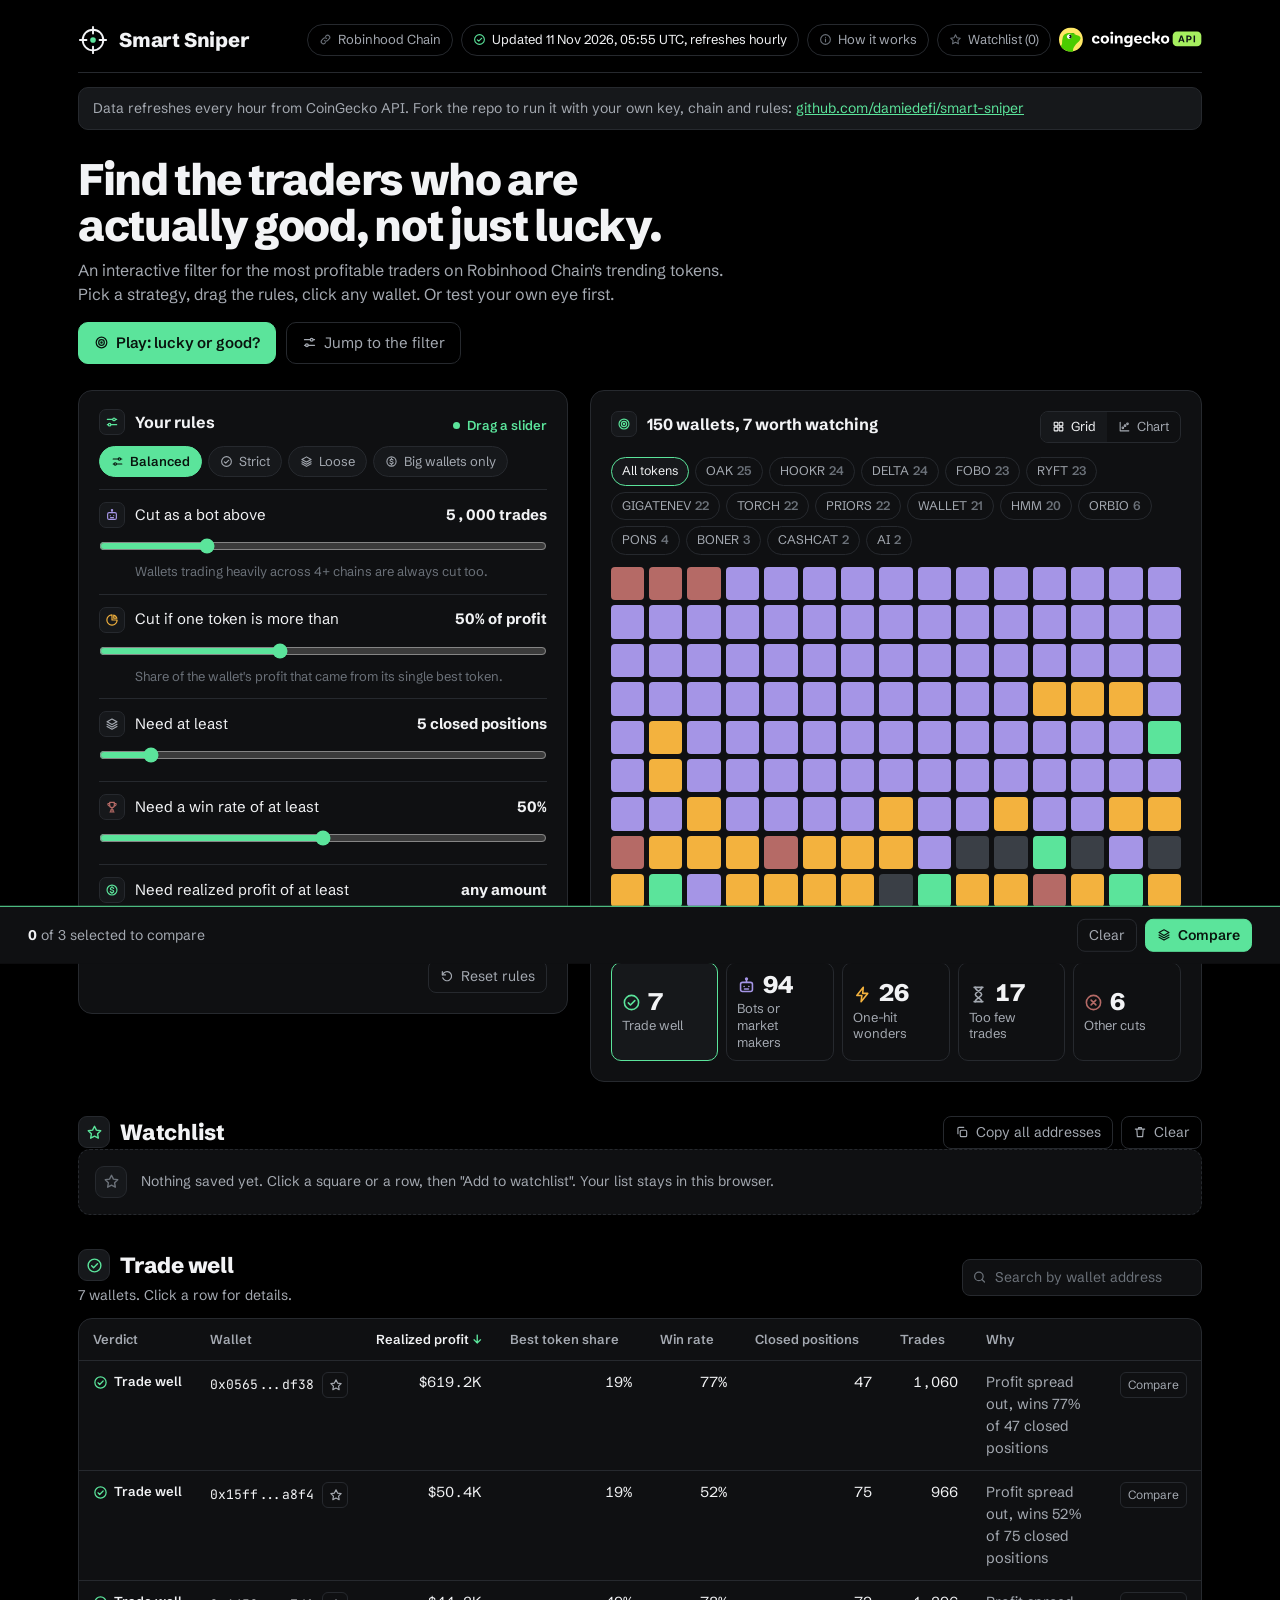
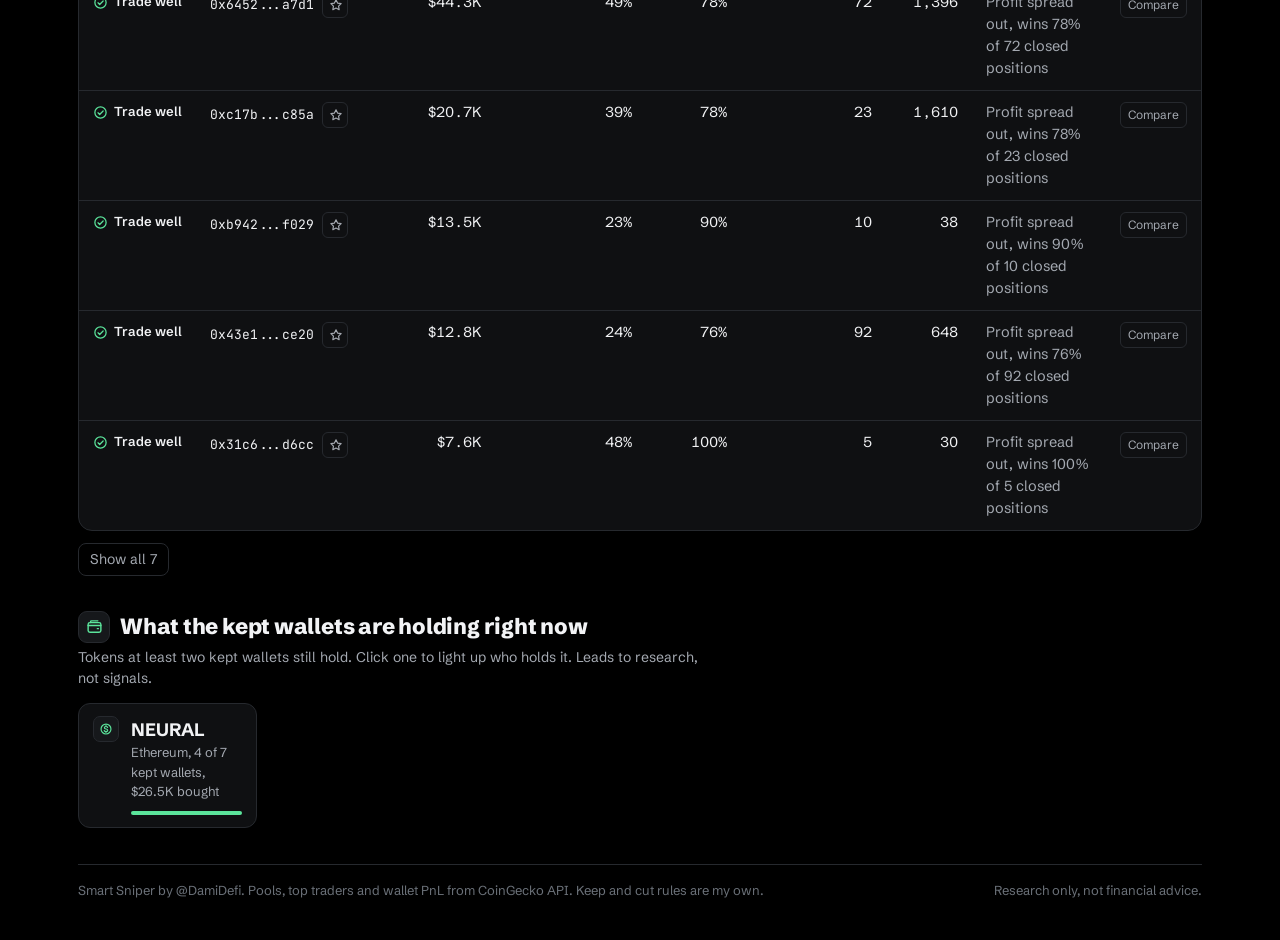
<file: docs/index.html>
<!doctype html>
<html lang="en">
<head>
<meta charset="utf-8">
<meta name="viewport" content="width=device-width, initial-scale=1, viewport-fit=cover">
<title>Smart Sniper: find the Robinhood Chain traders who are actually good</title>
<link rel="preconnect" href="https://fonts.googleapis.com">
<link rel="preconnect" href="https://fonts.gstatic.com" crossorigin>
<link href="https://fonts.googleapis.com/css2?family=Schibsted+Grotesk:wght@400;500;600;700;800&family=JetBrains+Mono:wght@400;500&display=swap" rel="stylesheet">
<style>

:root {
  --bg:#000000; --surface:#0f1012; --surface2:#16181b; --line:#26292e; --text:#f2f3f5; --soft:#a4a9b1; --faint:#6b7179;
  --kept:#5be49b; --bot:#a595e6; --onehit:#f3b23e; --few:#3a3f46; --other:#b56a66; --accent:#5be49b;
  --focus:#7aa7ff;
  --sans:"Schibsted Grotesk", "Helvetica Neue", Arial, sans-serif;
  --mono:"JetBrains Mono", ui-monospace, Menlo, Consolas, monospace;
  box-sizing:border-box; color-scheme:dark;
  padding-top:env(safe-area-inset-top, 0px); padding-bottom:env(safe-area-inset-bottom, 0px);
}
*, *::before, *::after { box-sizing:inherit; }
html { scroll-padding-top:env(safe-area-inset-top, 0px); }
body { margin:0; background:var(--bg); color:var(--text); font-family:var(--sans); font-size:16px; line-height:1.5; -webkit-font-smoothing:antialiased; }
.wrap { max-width:1180px; margin:0 auto; padding:10px 28px 40px; }
a { color:inherit; }
:focus-visible { outline:2px solid var(--focus); outline-offset:2px; border-radius:4px; }

/* header */
header { display:flex; align-items:center; justify-content:space-between; gap:20px; padding:14px 0 16px; border-bottom:1px solid var(--line); }
.brand { display:flex; align-items:center; gap:11px; }
.brand svg { width:30px; height:30px; display:block; }
.brand b { font-size:20px; font-weight:800; letter-spacing:-.01em; white-space:nowrap; }
.meta { display:flex; align-items:center; gap:8px; flex-wrap:wrap; }
.pill { font-size:13px; color:var(--soft); border:1px solid var(--line); border-radius:999px; padding:5px 11px; white-space:nowrap; }
.pill.live { color:var(--text); }
.pill.link { text-decoration:none; }
.pill.link:hover { color:var(--text); border-color:var(--soft); }
.pill.live::before { content:""; display:inline-block; width:7px; height:7px; border-radius:50%; background:var(--accent); margin-right:7px; vertical-align:1px; }
.badge svg { height:26px; width:auto; display:block; }
.logo-light { display:none; }

/* hero */
.intro { padding:26px 0 6px; }
.intro h1 { font-size:clamp(30px, 3.6vw, 44px); line-height:1.05; letter-spacing:-.03em; font-weight:800; margin:0; max-width:24ch; text-wrap:balance; }
.intro .lede { color:var(--soft); font-size:16px; line-height:1.5; margin:10px 0 0; max-width:66ch; }
.how { margin-top:34px; }
.demo { margin-top:14px; background:var(--surface2); border:1px solid var(--line); border-radius:10px; padding:10px 14px; font-size:14px; color:var(--soft); }
.demo a { color:var(--accent); }
.demo[hidden] { display:none; }
.funnel { background:var(--surface); border:1px solid var(--line); border-radius:14px; padding:18px 20px 14px; }
.funnel h2 { font-size:16px; font-weight:700; margin:0 0 12px; }
.frow { display:grid; grid-template-columns:200px 1fr; gap:14px; align-items:center; padding:7px 0; }
.frow .fl { font-size:14px; color:var(--soft); line-height:1.3; }
.frow .fl b { color:var(--text); font-weight:700; display:block; font-size:16px; }
.fbar { height:26px; display:flex; border-radius:6px; overflow:hidden; background:var(--surface2); }
.fbar i { display:block; height:100%; transition:width .35s ease; }
.fkey { display:flex; flex-wrap:wrap; gap:14px; margin-top:10px; font-size:13px; color:var(--soft); }
.fkey span::before { content:""; display:inline-block; width:10px; height:10px; border-radius:3px; margin-right:6px; vertical-align:-1px; background:var(--c); }
.toggle { display:inline-flex; border:1px solid var(--line); border-radius:8px; overflow:hidden; }
.toggle button { font:inherit; font-size:13px; color:var(--soft); background:none; border:0; padding:5px 11px; cursor:pointer; }
.toggle button[aria-pressed="true"] { background:var(--surface2); color:var(--text); }
.scatter { width:100%; height:auto; display:block; }
.scatter .dot { cursor:pointer; transition:fill .35s ease; }
.scatter .dot:hover { stroke:var(--text); stroke-width:1.5; }
.scatter .dot.sel { stroke:var(--text); stroke-width:2; }
.scatter text { font-family:var(--sans); font-size:11px; fill:var(--faint); }
.scatter .thr { stroke:var(--bot); stroke-dasharray:4 4; }
.scatter .thr-l { fill:var(--bot); font-weight:600; }
.scatter .axis { stroke:var(--line); }
.tokens { margin-top:34px; }
.tokens h2 { font-size:22px; font-weight:800; letter-spacing:-.01em; margin:0; }
.tokens p { color:var(--soft); font-size:14px; margin:4px 0 14px; max-width:70ch; }
.tlist { background:var(--surface); border:1px solid var(--line); border-radius:14px; padding:8px 20px; }
.trow { display:grid; grid-template-columns:110px 1fr 120px; gap:14px; align-items:center; padding:9px 0; border-top:1px solid var(--line); }
.trow:first-child { border-top:0; }
.trow .tn { font-weight:700; font-size:14px; }
.trow .tc { font-size:13px; color:var(--soft); text-align:right; font-variant-numeric:tabular-nums; }
@media (max-width:600px) { .frow { grid-template-columns:1fr; gap:6px; } .trow { grid-template-columns:80px 1fr; } .trow .tc { display:none; } }
.watch { margin-top:34px; }
.watch h2 { font-size:22px; font-weight:800; letter-spacing:-.01em; margin:0; }
.actions { display:flex; gap:8px; }
.star { font:inherit; background:none; border:1px solid var(--line); color:var(--soft); border-radius:6px; width:26px; height:26px; line-height:1; cursor:pointer; margin-left:8px; vertical-align:middle; }
.star[aria-pressed="true"] { color:var(--accent); border-color:var(--accent); }
.btn.primary { color:#08130d; background:var(--accent); border-color:var(--accent); font-weight:600; }
.btn.primary:hover { color:#08130d; filter:brightness(1.08); }
.toast { position:fixed; left:50%; bottom:calc(24px + env(safe-area-inset-bottom, 0px)); transform:translateX(-50%); background:var(--text); color:var(--bg); font-size:14px; padding:9px 14px; border-radius:8px; opacity:0; transition:opacity .2s; pointer-events:none; }
.toast.on { opacity:1; }
.steps { display:grid; grid-template-columns:repeat(3, minmax(0,1fr)); gap:12px; margin-top:12px; }
.step { background:var(--surface); border:1px solid var(--line); border-radius:12px; padding:16px 18px; display:grid; grid-template-columns:44px 1fr; gap:12px; align-items:start; }
.step .n { width:30px; height:30px; border-radius:50%; border:1px solid var(--line); display:grid; place-items:center; font-weight:700; font-size:14px; color:var(--text); }
.step b { display:block; font-size:15px; font-weight:700; }
.step span { color:var(--soft); font-size:14px; line-height:1.45; display:block; margin-top:2px; }
.strip { display:grid; grid-template-columns:repeat(4, minmax(0,1fr)); gap:12px; margin-top:0; }
.strip .stat { background:var(--surface); border:1px solid var(--line); border-radius:12px; padding:16px 18px; }
.strip .stat b { display:block; font-size:38px; font-weight:800; line-height:1.05; font-variant-numeric:tabular-nums; }
.strip .stat span { color:var(--soft); font-size:14px; }
.strip .stat.k b { color:var(--kept); } .strip .stat.b b { color:var(--bot); } .strip .stat.o b { color:var(--onehit); }
.snap { color:var(--faint); font-size:13px; margin:14px 0 0; }
.hero { display:grid; grid-template-columns:minmax(0, 1fr) minmax(0, 1.25fr); gap:22px; margin-top:20px; align-items:start; }
.try { display:inline-flex; align-items:center; gap:7px; font-size:13px; color:var(--accent); font-weight:600; }
.try::before { content:""; width:7px; height:7px; border-radius:50%; background:var(--accent); animation:pulse 1.6s ease-in-out infinite; }
@keyframes pulse { 0%,100% { transform:scale(1); opacity:1; } 50% { transform:scale(1.6); opacity:.5; } }
@media (prefers-reduced-motion: reduce) { .try::before { animation:none; } }

/* rules */
.rules { margin-top:0; background:var(--surface); border:1px solid var(--line); border-radius:14px; padding:18px 20px 8px; }
.rules-head { display:flex; justify-content:space-between; align-items:baseline; margin-bottom:6px; }
.rules-head h2 { font-size:16px; font-weight:700; margin:0; }
.btn { font:inherit; font-size:14px; color:var(--soft); background:none; border:1px solid var(--line); border-radius:8px; padding:5px 11px; cursor:pointer; }
.btn:hover { color:var(--text); }
.rule { padding:12px 0; border-top:1px solid var(--line); }
.rule:first-of-type { border-top:0; }
.rule label { display:flex; justify-content:space-between; align-items:baseline; gap:10px; font-size:15px; }
.rule output { font-weight:700; font-variant-numeric:tabular-nums; white-space:nowrap; }
.rule .hint { color:var(--faint); font-size:13px; margin-top:2px; }
input[type=range] { width:100%; margin:10px 0 2px; accent-color:var(--accent); }

/* field */
.field { background:var(--surface); border:1px solid var(--line); border-radius:14px; padding:20px; }
.field-head { display:flex; justify-content:space-between; align-items:baseline; gap:10px; margin-bottom:14px; }
.field-head h2 { font-size:16px; font-weight:700; margin:0; }
.field-head > span { color:var(--faint); font-size:13px; }
#field-h { color:var(--text); font-size:16px; }
.grid { display:grid; grid-template-columns:repeat(15, 1fr); gap:5px; }
.grid[hidden], .scatter[hidden] { display:none; }
.cell { aspect-ratio:1; border-radius:4px; background:var(--few); border:0; padding:0; cursor:pointer; transition:background-color .35s ease, transform .15s ease; }
.cell:hover { transform:scale(1.18); }
.cell.sel { box-shadow:0 0 0 2px var(--text); }
.cell[data-v="kept"] { background:var(--kept); }
.cell[data-v="bot"] { background:var(--bot); }
.cell[data-v="one_hit"] { background:var(--onehit); }
.cell[data-v="too_few"] { background:var(--few); }
.cell[data-v="other"] { background:var(--other); }
.legend { display:grid; grid-template-columns:repeat(5, minmax(0, 1fr)); gap:8px; margin-top:16px; }
.leg { border:1px solid var(--line); background:none; border-radius:10px; padding:9px 10px; text-align:left; font:inherit; color:inherit; cursor:pointer; }
.leg[aria-pressed="true"] { border-color:var(--accent); background:var(--surface2); }
.leg b { display:flex; align-items:center; gap:7px; font-size:24px; font-weight:800; font-variant-numeric:tabular-nums; line-height:1.1; }

.leg span { color:var(--soft); font-size:13px; line-height:1.3; display:block; margin-top:2px; }
.tip { position:fixed; pointer-events:none; z-index:10; background:var(--text); color:var(--bg); font-size:13px; line-height:1.4; padding:8px 10px; border-radius:8px; max-width:260px; opacity:0; transition:opacity .12s; }

/* table */
.list { margin-top:34px; }
.list-head { display:flex; justify-content:space-between; align-items:center; gap:12px; flex-wrap:wrap; }
.search { font:inherit; font-size:14px; color:var(--text); background:var(--surface); border:1px solid var(--line); border-radius:8px; padding:7px 11px; width:240px; max-width:100%; }
.search::placeholder { color:var(--faint); }
.list-head h2 { font-size:22px; font-weight:800; letter-spacing:-.01em; margin:0; }
.list-head > div > span { color:var(--soft); font-size:14px; }
.tablewrap { overflow-x:auto; margin-top:12px; background:var(--surface); border:1px solid var(--line); border-radius:14px; }
table { width:100%; border-collapse:collapse; font-size:14.5px; min-width:760px; }
th { text-align:left; font-weight:600; color:var(--soft); font-size:13px; padding:11px 14px; border-bottom:1px solid var(--line); white-space:nowrap; }
td { padding:11px 14px; border-bottom:1px solid var(--line); vertical-align:top; }
tr.row { cursor:pointer; }
tr.row:hover td { background:var(--surface2); }
tr:last-child td { border-bottom:0; }
.num { text-align:right; font-variant-numeric:tabular-nums; white-space:nowrap; }
.addr { font-family:var(--mono); font-size:13px; white-space:nowrap; }
.chip { display:inline-flex; align-items:center; gap:6px; font-size:13px; font-weight:600; white-space:nowrap; }

.why { color:var(--soft); }
tr.detail td { background:var(--surface2); padding:14px 18px 18px; }
.dgrid { display:grid; grid-template-columns:1fr 1fr 2fr; gap:22px; font-size:14px; }
.dgrid h3 { font-size:13px; font-weight:600; color:var(--soft); margin:0 0 6px; }
.holds { display:flex; flex-wrap:wrap; gap:6px; }
.hold { border:1px solid var(--line); border-radius:7px; padding:3px 8px; font-size:13px; background:var(--surface); }
.hold small { color:var(--faint); }
.more { margin-top:12px; }

/* ideas */
.ideas { margin-top:34px; }
.ideas h2 { font-size:22px; font-weight:800; letter-spacing:-.01em; margin:0; }
.ideas p { color:var(--soft); font-size:14px; margin:4px 0 14px; max-width:70ch; }
.igrid { display:grid; grid-template-columns:repeat(auto-fill, minmax(170px, 1fr)); gap:10px; }
.idea { background:var(--surface); border:1px solid var(--line); border-radius:12px; padding:12px 14px; }
.idea b { font-size:18px; font-weight:700; display:block; overflow-wrap:anywhere; }
.idea span { color:var(--soft); font-size:13px; }
.idea .bar { height:4px; border-radius:2px; background:var(--line); margin-top:9px; overflow:hidden; }
.idea .bar i { display:block; height:100%; background:var(--kept); }
.empty { color:var(--soft); font-size:14px; background:var(--surface); border:1px dashed var(--line); border-radius:12px; padding:16px; }

.icn { width:1em; height:1em; flex:none; fill:none; stroke:currentColor; stroke-width:2; stroke-linecap:round; stroke-linejoin:round; display:inline-block; vertical-align:-0.14em; }
.icn.fill { fill:currentColor; }
.tile { display:inline-grid; place-items:center; flex:none; width:32px; height:32px; border-radius:9px; background:var(--surface2); border:1px solid var(--line); color:var(--accent); font-size:17px; position:relative; }
.tile.sm { width:26px; height:26px; border-radius:7px; font-size:14px; }
.tile .num { position:absolute; top:-6px; right:-6px; width:17px; height:17px; border-radius:50%; background:var(--text); color:var(--bg); font-size:10.5px; font-weight:800; display:grid; place-items:center; }
.h-ic { display:flex; align-items:center; gap:10px; }
.pill .icn { margin-right:6px; color:var(--faint); }
.pill.live .icn { color:var(--accent); }
.pill.live::before { display:none; }
.searchbox { position:relative; }
.searchbox .icn { position:absolute; left:10px; top:50%; transform:translateY(-50%); color:var(--faint); font-size:15px; }
.searchbox .search { padding-left:32px; }
.btn { display:inline-flex; align-items:center; gap:7px; }
.star { display:inline-grid; place-items:center; font-size:14px; }
.leg b svg { font-size:19px; }
.chip .icn { font-size:15px; }
.rule label { align-items:center; }
.rl { display:flex; align-items:center; gap:10px; }
.dgrid h3 { display:flex; align-items:center; gap:7px; }
.dgrid h3 .icn { color:var(--faint); font-size:15px; }
.empty { display:flex; align-items:center; gap:14px; }
.empty .tile { color:var(--faint); }
.idea { display:grid; grid-template-columns:auto 1fr; column-gap:12px; align-items:start; }
.idea .tile { grid-row:span 3; }
.idea .bar { grid-column:2; }
.snap { display:flex; gap:8px; align-items:flex-start; }
.snap .icn { flex:none; margin-top:2px; }
.toggle button { display:inline-flex; align-items:center; gap:6px; }
.fkey span { display:inline-flex; align-items:center; gap:6px; }
.fkey span::before { display:none; }
.actionsrow { display:flex; gap:10px; flex-wrap:wrap; margin-top:16px; }
.btn.lg { font-size:15px; padding:9px 15px; border-radius:10px; }
.presets { display:flex; gap:6px; flex-wrap:wrap; padding:4px 0 12px; }
.preset { font:inherit; font-size:13px; color:var(--soft); background:var(--surface2); border:1px solid var(--line); border-radius:999px; padding:5px 11px; cursor:pointer; display:inline-flex; align-items:center; gap:6px; }
.preset:hover { color:var(--text); }
.preset[aria-pressed="true"] { color:#08130d; background:var(--accent); border-color:var(--accent); font-weight:600; }
.chips { display:flex; gap:6px; flex-wrap:wrap; margin:0 0 12px; }
.tchip { font:inherit; font-size:12.5px; color:var(--soft); background:none; border:1px solid var(--line); border-radius:999px; padding:4px 10px; cursor:pointer; }
.tchip:hover { color:var(--text); }
.tchip[aria-pressed="true"] { color:var(--text); border-color:var(--accent); background:var(--surface2); }
.tchip b { font-weight:600; color:var(--faint); margin-left:4px; }
.cell.dim { opacity:.14; }
.scatter .dot.dim { opacity:.12; }
.focusbar[hidden] { display:none; }
.focusbar { display:flex; align-items:center; gap:10px; background:var(--surface2); border:1px solid var(--accent); border-radius:10px; padding:8px 12px; margin:0 0 12px; font-size:14px; }
.focusbar button { margin-left:auto; }
th.sort { cursor:pointer; user-select:none; }
th.sort:hover { color:var(--text); }
th.sort.on { color:var(--text); }
th.sort .arr { display:inline-block; width:10px; color:var(--accent); }
.cmp { font:inherit; font-size:12px; background:none; border:1px solid var(--line); color:var(--soft); border-radius:6px; padding:3px 7px; cursor:pointer; white-space:nowrap; }
.cmp[aria-pressed="true"] { color:#08130d; background:var(--accent); border-color:var(--accent); }
.idea { cursor:pointer; text-align:left; font:inherit; color:inherit; }
.idea:hover { border-color:var(--soft); }
.idea[aria-pressed="true"] { border-color:var(--accent); background:var(--surface2); }
dialog { background:var(--surface); color:var(--text); border:1px solid var(--line); border-radius:16px; padding:0; width:min(560px, calc(100vw - 32px)); max-height:calc(100vh - 40px); }
dialog.wide { width:min(900px, calc(100vw - 32px)); }
dialog::backdrop { background:rgba(0,0,0,.72); }
.dhead { display:flex; align-items:center; justify-content:space-between; gap:12px; padding:16px 20px; border-bottom:1px solid var(--line); }
.dhead h2 { font-size:18px; font-weight:800; margin:0; }
.dbody { padding:20px; }
.x { font:inherit; background:none; border:1px solid var(--line); color:var(--soft); border-radius:8px; width:32px; height:32px; cursor:pointer; display:grid; place-items:center; font-size:16px; }
.game-card { text-align:center; padding:6px 0 4px; }
.game-card .gaddr { font-family:var(--mono); color:var(--soft); font-size:14px; }
.game-card .gbig { font-size:48px; font-weight:800; letter-spacing:-.02em; margin:6px 0 2px; font-variant-numeric:tabular-nums; }
.game-card .gsub { color:var(--soft); font-size:15px; }
.gbtns { display:grid; grid-template-columns:repeat(3, 1fr); gap:10px; margin-top:22px; }
.gbtn { font:inherit; font-size:15px; font-weight:600; color:var(--text); background:var(--surface2); border:1px solid var(--line); border-radius:12px; padding:14px 8px; cursor:pointer; display:flex; flex-direction:column; align-items:center; gap:6px; }
.gbtn .icn { font-size:22px; }
.gbtn:hover { border-color:var(--soft); }
.gbtn.right { border-color:var(--kept); } .gbtn.wrong { border-color:var(--other); opacity:.7; }
.gbtn:disabled { cursor:default; }
.reveal { margin-top:18px; border-top:1px solid var(--line); padding-top:16px; text-align:left; }
.reveal .res { font-size:18px; font-weight:800; display:flex; align-items:center; gap:8px; }
.reveal .res.ok { color:var(--kept); } .reveal .res.no { color:var(--other); }
.gstats { display:grid; grid-template-columns:repeat(3, 1fr); gap:10px; margin:12px 0; }
.gstat { background:var(--surface2); border:1px solid var(--line); border-radius:10px; padding:10px 12px; }
.gstat b { display:block; font-size:20px; font-weight:800; font-variant-numeric:tabular-nums; }
.gstat span { color:var(--soft); font-size:12.5px; }
.pbar { height:12px; border-radius:6px; overflow:hidden; display:flex; background:var(--surface2); margin:6px 0 4px; }
.pbar i { display:block; height:100%; }
.pbar-l { display:flex; justify-content:space-between; font-size:12.5px; color:var(--soft); }
.gfoot { display:flex; align-items:center; justify-content:space-between; gap:10px; margin-top:16px; flex-wrap:wrap; }
.score { font-size:14px; color:var(--soft); }
.score b { color:var(--text); }
.drawer { position:fixed; left:0; right:0; bottom:0; background:var(--surface); border-top:1px solid var(--accent); padding:12px 28px calc(12px + env(safe-area-inset-bottom, 0px)); display:flex; align-items:center; gap:12px; z-index:20; transform:translateY(110%); transition:transform .25s ease; }
.drawer.on { transform:none; }
.drawer .dl { font-size:14px; color:var(--soft); }
.drawer .dl b { color:var(--text); }
.drawer .dchips { display:flex; gap:6px; flex-wrap:wrap; }
.drawer .dchip { font-family:var(--mono); font-size:12.5px; border:1px solid var(--line); border-radius:7px; padding:3px 8px; }
.drawer .dact { margin-left:auto; display:flex; gap:8px; }
.cgrid { display:grid; gap:12px; }
.ccol { background:var(--surface2); border:1px solid var(--line); border-radius:12px; padding:14px; min-width:0; }
.ccol .addr { font-size:13px; }
.crow { display:flex; justify-content:space-between; gap:10px; font-size:14px; padding:6px 0; border-top:1px solid var(--line); }
.crow span { color:var(--soft); }
.crow b { font-variant-numeric:tabular-nums; }
.crow.best b { color:var(--kept); }
.ccol .holds { margin-top:8px; }
footer { margin-top:36px; padding-top:16px; border-top:1px solid var(--line); color:var(--faint); font-size:13px; display:flex; justify-content:space-between; gap:20px; flex-wrap:wrap; }

@media (max-width:700px) { .gbtns { grid-template-columns:1fr; } .gstats { grid-template-columns:1fr 1fr; } .drawer { flex-wrap:wrap; padding-left:16px; padding-right:16px; } }
@media (max-width:900px) {
  .hero { grid-template-columns:1fr; gap:22px; }
  .steps { grid-template-columns:1fr; }
  .strip { grid-template-columns:repeat(2, minmax(0,1fr)); }
  .meta .pill:not(.live) { display:none; }
  .legend { grid-template-columns:repeat(3, minmax(0, 1fr)); }
  .dgrid { grid-template-columns:1fr; gap:12px; }
}
@media (max-width:520px) {
  .wrap { padding:20px 16px 32px; }
  .grid { gap:3px; }
  .legend { grid-template-columns:repeat(2, minmax(0, 1fr)); }
  .brand span { display:none; }
}
@media (prefers-reduced-motion: reduce) { .cell { transition:none; } .cell:hover { transform:none; } }
</style>
</head>
<body>
<div class="wrap">
  <header>
    <div class="brand">
      <svg viewBox="0 0 32 32" fill="none" aria-hidden="true"><circle cx="16" cy="16" r="11" stroke="currentColor" stroke-width="2"/><circle cx="16" cy="16" r="3" fill="var(--accent)"/><path d="M16 2v7M16 23v7M2 16h7M23 16h7" stroke="currentColor" stroke-width="2" stroke-linecap="round"/></svg>
      <b>Smart Sniper</b>
    </div>
    <div class="meta">
      <span class="pill"><span data-ic="link"></span><span id="pill-chain">Robinhood Chain</span></span>
      <span class="pill" id="live-state"></span>
      <span class="pill" id="pill-time"></span>
      <button class="pill link" type="button" id="refresh" hidden style="font:inherit;font-size:13px;background:none;cursor:pointer"></button>
      <button class="pill link" type="button" id="open-how" style="font:inherit;font-size:13px;background:none;cursor:pointer"><span data-ic="info"></span>How it works</button>
      <a class="pill link" href="#watchlist"><span data-ic="star"></span><span id="pill-watch">Watchlist (0)</span></a>
      <div class="badge" title="Data from CoinGecko API"><div class="logo-light"><svg width="1000" height="182" viewBox="0 0 1000 182" fill="none" xmlns="http://www.w3.org/2000/svg">
<g clip-path="url(#clip0_732_1263)">
<path d="M743.167 59.0746C752.01 59.0746 759.141 61.7834 764.558 67.201C770.056 72.5389 772.804 79.4703 772.804 87.9951C772.804 96.5198 770.056 103.491 764.558 108.909C759.141 114.247 752.01 116.916 743.167 116.916C734.244 116.916 727.033 114.247 721.536 108.909C716.118 103.491 713.41 96.5198 713.41 87.9951C713.41 79.4703 716.118 72.5389 721.536 67.201C727.033 61.7834 734.244 59.0746 743.167 59.0746ZM733.606 99.2286C735.996 102.097 739.183 103.531 743.167 103.531C747.15 103.531 750.297 102.097 752.608 99.2286C754.998 96.3605 756.193 92.616 756.193 87.9951C756.193 83.3742 754.998 79.6296 752.608 76.7615C750.297 73.8933 747.15 72.4593 743.167 72.4593C739.183 72.4593 735.996 73.8933 733.606 76.7615C731.216 79.6296 730.021 83.3742 730.021 87.9951C730.021 92.616 731.216 96.3605 733.606 99.2286Z" fill="#0D1217"/>
<path d="M617.114 59.0746C624.364 59.0746 630.1 60.9867 634.322 64.8109C638.625 68.5554 640.776 73.256 640.776 78.9126L640.417 83.0953L625.957 83.9318C626.116 83.6132 626.196 82.7766 626.196 81.4222C626.196 78.8728 625.359 76.7615 623.686 75.0884C622.093 73.3356 619.822 72.4593 616.874 72.4593C613.13 72.4593 610.102 73.8535 607.792 76.642C605.561 79.4305 604.446 83.0953 604.446 87.6365C604.446 92.5761 605.681 96.48 608.151 99.3481C610.7 102.137 614.325 103.531 619.026 103.531C625.718 103.531 630.857 101.34 634.442 96.958L642.449 107.236C640.377 109.865 637.23 112.135 633.008 114.047C628.785 115.96 623.766 116.916 617.95 116.916C608.629 116.916 601.259 114.286 595.841 109.028C590.503 103.69 587.834 96.7589 587.834 88.2341C587.834 79.55 590.543 72.5389 595.961 67.201C601.379 61.7834 608.429 59.0746 617.114 59.0746Z" fill="#0D1217"/>
<path d="M557.55 104.487C563.366 104.487 568.226 102.336 572.13 98.0336L579.898 106.997C577.747 109.785 574.56 112.135 570.338 114.047C566.195 115.96 561.295 116.916 555.638 116.916C546.317 116.916 538.907 114.247 533.41 108.909C527.992 103.571 525.284 96.5995 525.284 87.9951C525.284 79.4703 527.913 72.5389 533.171 67.201C538.429 61.7834 545.401 59.0746 554.085 59.0746C562.131 59.0746 568.465 61.5444 573.086 66.484C577.707 71.4235 580.018 77.837 580.018 85.7244L579.539 91.6998H541.537C542.254 95.6036 543.966 98.7108 546.675 101.021C549.384 103.332 553.009 104.487 557.55 104.487ZM554.085 71.5032C550.818 71.5032 548.03 72.5389 545.719 74.6104C543.488 76.6021 542.094 79.4703 541.537 83.2148H565.079C565 79.789 563.964 77.0005 561.972 74.8494C560.06 72.6186 557.431 71.5032 554.085 71.5032Z" fill="#0D1217"/>
<path d="M501.857 59.7916H514.763V114.047C514.763 122.333 511.895 128.986 506.159 134.005C500.422 139.024 492.734 141.534 483.094 141.534C472.817 141.534 464.371 139.303 457.759 134.841L459.394 123.556C464.572 127.46 475.645 128.388 482.736 128.388C487.516 128.388 491.3 127.193 494.089 124.803C496.957 122.493 498.391 119.067 498.391 114.525V107.594C494.726 112.932 489.069 115.601 481.421 115.601C473.932 115.601 467.797 113.131 463.017 108.192C458.237 103.172 455.847 96.2012 455.847 87.278C455.847 78.7533 458.117 71.9414 462.659 66.8425C467.2 61.6639 473.334 59.0746 481.062 59.0746C490.065 59.0746 496.24 62.8589 499.586 70.4277H499.944C499.865 69.5513 500.024 67.9579 500.422 65.6474C500.821 63.337 501.299 61.385 501.857 59.7916ZM485.484 101.858C489.388 101.858 492.495 100.503 494.806 97.7946C497.196 95.0061 498.391 91.9388 498.391 88.5926V86.083C498.391 82.4978 497.196 79.3906 494.806 76.7615C492.416 74.1323 489.189 72.8178 485.126 72.8178C481.301 72.8178 478.234 74.1323 475.924 76.7615C473.613 79.3906 472.458 82.8961 472.458 87.278C472.458 91.7396 473.613 95.2849 475.924 97.9141C478.314 100.543 481.501 101.858 485.484 101.858Z" fill="#0D1217"/>
<path d="M424.605 59.0746C431.377 59.0746 436.556 61.146 440.141 65.2889C443.806 69.4318 445.638 74.8494 445.638 81.5417V116.199H429.266V84.4099C429.266 80.984 428.39 78.2752 426.637 76.2835C424.964 74.212 422.534 73.1763 419.347 73.1763C415.443 73.1763 412.455 74.5705 410.384 77.359C408.392 80.1475 407.396 83.3742 407.396 87.039V116.199H391.024V59.7916L403.811 59.3136C405.165 63.5361 405.843 67.4798 405.843 71.1447H406.321C409.587 63.0979 415.682 59.0746 424.605 59.0746Z" fill="#0D1217"/>
<path d="M380.028 41.7457C380.028 44.6935 378.992 47.1235 376.921 49.0356C374.849 50.9477 372.34 51.9037 369.392 51.9037C366.444 51.9037 363.935 50.9477 361.863 49.0356C359.871 47.1235 358.875 44.6935 358.875 41.7457C358.875 38.8775 359.871 36.4874 361.863 34.5753C363.935 32.5835 366.444 31.5877 369.392 31.5877C372.34 31.5877 374.849 32.5835 376.921 34.5753C378.992 36.4874 380.028 38.8775 380.028 41.7457ZM361.146 116.198V59.7911L377.518 59.3131V116.198H361.146Z" fill="#0D1217"/>
<path d="M321.044 59.0746C329.887 59.0746 337.018 61.7834 342.435 67.201C347.933 72.5389 350.681 79.4703 350.681 87.9951C350.681 96.5198 347.933 103.491 342.435 108.909C337.018 114.247 329.887 116.916 321.044 116.916C312.121 116.916 304.91 114.247 299.413 108.909C293.995 103.491 291.287 96.5198 291.287 87.9951C291.287 79.4703 293.995 72.5389 299.413 67.201C304.91 61.7834 312.121 59.0746 321.044 59.0746ZM311.483 99.2286C313.873 102.097 317.06 103.531 321.044 103.531C325.027 103.531 328.174 102.097 330.485 99.2286C332.875 96.3605 334.07 92.616 334.07 87.9951C334.07 83.3742 332.875 79.6296 330.485 76.7615C328.174 73.8933 325.027 72.4593 321.044 72.4593C317.06 72.4593 313.873 73.8933 311.483 76.7615C309.093 79.6296 307.898 83.3742 307.898 87.9951C307.898 92.616 309.093 96.3605 311.483 99.2286Z" fill="#0D1217"/>
<path d="M259.646 59.0746C266.896 59.0746 272.632 60.9867 276.855 64.8109C281.157 68.5554 283.308 73.256 283.308 78.9126L282.949 83.0953L268.489 83.9318C268.649 83.6132 268.728 82.7766 268.728 81.4222C268.728 78.8728 267.892 76.7615 266.219 75.0884C264.625 73.3356 262.355 72.4593 259.407 72.4593C255.662 72.4593 252.635 73.8535 250.324 76.642C248.093 79.4305 246.978 83.0953 246.978 87.6365C246.978 92.5761 248.213 96.48 250.683 99.3481C253.232 102.137 256.857 103.531 261.558 103.531C268.25 103.531 273.389 101.34 276.974 96.958L284.981 107.236C282.91 109.865 279.763 112.135 275.54 114.047C271.317 115.96 266.298 116.916 260.482 116.916C251.161 116.916 243.791 114.286 238.374 109.028C233.036 103.69 230.367 96.7589 230.367 88.2341C230.367 79.55 233.076 72.5389 238.493 67.201C243.911 61.7834 250.962 59.0746 259.646 59.0746Z" fill="#0D1217"/>
<path d="M693.25 91.0885C696.644 97.0307 700.033 101.865 703.564 106.901C705.096 109.086 706.655 111.308 708.251 113.676C710.28 116.684 707.649 120.288 704.297 118.901C691.222 113.492 681.671 103.314 675.128 93.7322H668.115V116.199H651.743V31.828H668.115V80.945H675.047C679.508 80.945 683.014 79.5906 685.563 76.8818C688.113 74.173 689.388 70.309 689.388 65.2897C689.388 64.015 689.228 62.1825 688.91 59.7924H704.565C704.963 61.6248 705.162 63.5768 705.162 65.6482C705.162 76.7447 700.208 86.2512 693.25 91.0885Z" fill="#0D1217"/>
</g>
<g clip-path="url(#clip1_732_1263)">
<path d="M167.538 87.6241C167.748 134.222 130.411 172.165 84.1504 172.376C37.8837 172.587 0.210315 134.983 0.000876819 88.3847C-0.208561 41.7867 37.1285 3.84344 83.3952 3.6325C129.656 3.42795 167.329 41.026 167.538 87.6241Z" fill="#FFE866"/>
<path d="M126.254 57.8128C120.173 56.0422 113.878 53.5238 107.493 50.9861C107.125 49.3753 105.71 47.3682 102.841 44.9073C98.6712 41.2638 90.8395 41.3597 84.0741 42.9705C76.6041 41.1999 69.223 40.5671 62.1402 42.2801C4.22116 58.3562 37.0585 97.5586 15.791 136.978C18.8183 143.441 52.2075 174.489 98.6268 171.042C98.6268 171.042 82.4874 131.98 118.911 113.226C148.454 98.0189 169.798 69.7788 126.247 57.8064L126.254 57.8128Z" fill="#4BCC00"/>
<path d="M82.8491 42.7339C88.0347 44.8065 106.602 51.4041 114.794 53.8799C105.527 40.5537 93.2867 41.0357 82.8491 42.7339Z" fill="#35AF00"/>
<path d="M88.0854 67.2116C88.0854 76.2244 80.8312 83.5241 71.8889 83.5241C62.9465 83.5241 55.6924 76.2244 55.6924 67.2116C55.6924 58.1988 62.9465 50.9055 71.8889 50.9055C80.8312 50.9055 88.0854 58.2052 88.0854 67.2116Z" fill="white"/>
<path d="M146.524 90.6887C133.406 100.002 118.472 107.065 97.3065 107.065C87.3995 107.065 85.3876 96.4607 78.8379 101.657C75.4552 104.342 63.5363 110.344 54.0735 109.89C44.5282 109.43 29.2901 103.844 25.0061 83.5104C23.3116 103.844 22.4484 118.827 14.8643 135.996C33.4818 163.357 65.9426 176.97 98.6266 171.05C95.117 146.357 116.543 122.176 128.614 109.801C133.184 105.116 141.942 97.4643 146.524 90.6887Z" fill="#4BCC00"/>
<ellipse cx="78.7162" cy="67.1003" rx="9.50428" ry="13.306" fill="#0D1217"/>
<path d="M78.7153 67.0986L67.3102 59.4951V74.702L78.7153 67.0986Z" fill="white"/>
</g>
<rect x="795.812" y="31.5839" width="200.631" height="103.521" rx="30.2629" fill="#A6EF5F"/>
<path d="M942.385 107.063V59.6255H952.376V107.063H942.385Z" fill="#0D1217"/>
<path d="M908.574 59.6255C914.899 59.6255 919.787 61.063 923.237 63.938C926.735 66.7651 928.484 70.9338 928.484 76.4442C928.484 81.8587 926.782 86.0274 923.38 88.9503C919.978 91.8253 915.498 93.2628 909.94 93.2628H901.746V107.063H891.54V59.6255H908.574ZM907.999 85.2128C911.258 85.2128 913.749 84.4701 915.474 82.9847C917.247 81.4514 918.134 79.2712 918.134 76.4442C918.134 73.7129 917.223 71.5806 915.402 70.0473C913.629 68.4661 911.018 67.6755 907.568 67.6755H901.746V85.2128H907.999Z" fill="#0D1217"/>
<path d="M868.687 107.063L865.381 96.9284H848.203L844.897 107.063H834.475L851.294 59.6256H862.291L879.037 107.063H868.687ZM850.719 89.2378H862.937L858.337 75.1504C857.715 73.3296 857.235 71.5328 856.9 69.7599H856.684C856.493 71.0057 856.013 72.8265 855.247 75.2223L850.719 89.2378Z" fill="#0D1217"/>
<defs>
<clipPath id="clip0_732_1263">
<rect width="544.503" height="109.948" fill="white" transform="translate(230.367 31.5877)"/>
</clipPath>
<clipPath id="clip1_732_1263">
<rect width="167.539" height="169.317" fill="white" transform="translate(0 3.63167)"/>
</clipPath>
</defs>
</svg></div><div class="logo-dark"><svg width="1000" height="182" viewBox="0 0 1000 182" fill="none" xmlns="http://www.w3.org/2000/svg">
<g clip-path="url(#clip0_732_1264)">
<path d="M743.167 59.0746C752.01 59.0746 759.141 61.7834 764.558 67.201C770.056 72.5389 772.804 79.4703 772.804 87.995C772.804 96.5198 770.056 103.491 764.558 108.909C759.141 114.247 752.01 116.916 743.167 116.916C734.244 116.916 727.033 114.247 721.536 108.909C716.118 103.491 713.41 96.5198 713.41 87.995C713.41 79.4703 716.118 72.5389 721.536 67.201C727.033 61.7834 734.244 59.0746 743.167 59.0746ZM733.606 99.2286C735.996 102.097 739.183 103.531 743.167 103.531C747.15 103.531 750.297 102.097 752.608 99.2286C754.998 96.3605 756.193 92.616 756.193 87.995C756.193 83.3741 754.998 79.6296 752.608 76.7615C750.297 73.8933 747.15 72.4592 743.167 72.4592C739.183 72.4592 735.996 73.8933 733.606 76.7615C731.216 79.6296 730.021 83.3741 730.021 87.995C730.021 92.616 731.216 96.3605 733.606 99.2286Z" fill="white"/>
<path d="M617.114 59.0746C624.364 59.0746 630.1 60.9867 634.322 64.8109C638.625 68.5554 640.776 73.256 640.776 78.9126L640.417 83.0953L625.957 83.9318C626.116 83.6132 626.196 82.7766 626.196 81.4222C626.196 78.8727 625.359 76.7615 623.686 75.0884C622.093 73.3356 619.822 72.4592 616.874 72.4592C613.13 72.4592 610.102 73.8535 607.792 76.642C605.561 79.4304 604.446 83.0953 604.446 87.6365C604.446 92.5761 605.681 96.48 608.151 99.3481C610.7 102.137 614.325 103.531 619.026 103.531C625.718 103.531 630.857 101.34 634.442 96.958L642.449 107.236C640.377 109.865 637.23 112.135 633.008 114.047C628.785 115.959 623.766 116.916 617.95 116.916C608.629 116.916 601.259 114.286 595.841 109.028C590.503 103.69 587.834 96.7588 587.834 88.2341C587.834 79.5499 590.543 72.5389 595.961 67.201C601.379 61.7834 608.429 59.0746 617.114 59.0746Z" fill="white"/>
<path d="M557.55 104.487C563.366 104.487 568.226 102.336 572.13 98.0336L579.898 106.997C577.747 109.785 574.56 112.135 570.338 114.047C566.195 115.959 561.295 116.916 555.638 116.916C546.317 116.916 538.907 114.247 533.41 108.909C527.992 103.571 525.284 96.5995 525.284 87.995C525.284 79.4703 527.913 72.5389 533.171 67.201C538.429 61.7834 545.401 59.0746 554.085 59.0746C562.131 59.0746 568.465 61.5443 573.086 66.4839C577.707 71.4235 580.018 77.837 580.018 85.7244L579.539 91.6997H541.537C542.254 95.6036 543.966 98.7108 546.675 101.021C549.384 103.332 553.009 104.487 557.55 104.487ZM554.085 71.5032C550.818 71.5032 548.03 72.5389 545.719 74.6104C543.488 76.6021 542.094 79.4703 541.537 83.2148H565.079C565 79.789 563.964 77.0005 561.972 74.8494C560.06 72.6186 557.431 71.5032 554.085 71.5032Z" fill="white"/>
<path d="M501.857 59.7916H514.763V114.047C514.763 122.333 511.895 128.986 506.159 134.005C500.422 139.024 492.734 141.534 483.094 141.534C472.817 141.534 464.371 139.303 457.759 134.841L459.394 123.556C464.572 127.46 475.645 128.388 482.736 128.388C487.516 128.388 491.3 127.193 494.089 124.803C496.957 122.492 498.391 119.067 498.391 114.525V107.594C494.726 112.932 489.069 115.601 481.421 115.601C473.932 115.601 467.797 113.131 463.017 108.192C458.237 103.172 455.847 96.2011 455.847 87.278C455.847 78.7532 458.117 71.9414 462.659 66.8425C467.2 61.6639 473.334 59.0746 481.062 59.0746C490.065 59.0746 496.24 62.8589 499.586 70.4276H499.944C499.865 69.5513 500.024 67.9578 500.422 65.6474C500.821 63.3369 501.299 61.385 501.857 59.7916ZM485.484 101.858C489.388 101.858 492.495 100.503 494.806 97.7945C497.196 95.0061 498.391 91.9387 498.391 88.5926V86.0829C498.391 82.4978 497.196 79.3906 494.806 76.7615C492.416 74.1323 489.189 72.8178 485.126 72.8178C481.301 72.8178 478.234 74.1323 475.924 76.7615C473.613 79.3906 472.458 82.8961 472.458 87.278C472.458 91.7396 473.613 95.2849 475.924 97.9141C478.314 100.543 481.501 101.858 485.484 101.858Z" fill="white"/>
<path d="M424.605 59.0746C431.377 59.0746 436.556 61.146 440.141 65.2889C443.806 69.4318 445.638 74.8494 445.638 81.5417V116.199H429.266V84.4099C429.266 80.984 428.39 78.2752 426.637 76.2834C424.964 74.212 422.534 73.1763 419.347 73.1763C415.443 73.1763 412.455 74.5705 410.384 77.359C408.392 80.1475 407.396 83.3741 407.396 87.039V116.199H391.024V59.7916L403.811 59.3136C405.165 63.5361 405.843 67.4798 405.843 71.1447H406.321C409.587 63.0979 415.682 59.0746 424.605 59.0746Z" fill="white"/>
<path d="M380.028 41.7457C380.028 44.6935 378.992 47.1234 376.921 49.0355C374.849 50.9476 372.34 51.9037 369.392 51.9037C366.444 51.9037 363.935 50.9476 361.863 49.0355C359.871 47.1234 358.875 44.6935 358.875 41.7457C358.875 38.8775 359.871 36.4874 361.863 34.5753C363.935 32.5835 366.444 31.5876 369.392 31.5876C372.34 31.5876 374.849 32.5835 376.921 34.5753C378.992 36.4874 380.028 38.8775 380.028 41.7457ZM361.146 116.198V59.7911L377.518 59.3131V116.198H361.146Z" fill="white"/>
<path d="M321.044 59.0746C329.887 59.0746 337.018 61.7834 342.435 67.201C347.933 72.5389 350.681 79.4703 350.681 87.995C350.681 96.5198 347.933 103.491 342.435 108.909C337.018 114.247 329.887 116.916 321.044 116.916C312.121 116.916 304.91 114.247 299.413 108.909C293.995 103.491 291.287 96.5198 291.287 87.995C291.287 79.4703 293.995 72.5389 299.413 67.201C304.91 61.7834 312.121 59.0746 321.044 59.0746ZM311.483 99.2286C313.873 102.097 317.06 103.531 321.044 103.531C325.027 103.531 328.174 102.097 330.485 99.2286C332.875 96.3605 334.07 92.616 334.07 87.995C334.07 83.3741 332.875 79.6296 330.485 76.7615C328.174 73.8933 325.027 72.4592 321.044 72.4592C317.06 72.4592 313.873 73.8933 311.483 76.7615C309.093 79.6296 307.898 83.3741 307.898 87.995C307.898 92.616 309.093 96.3605 311.483 99.2286Z" fill="white"/>
<path d="M259.646 59.0746C266.896 59.0746 272.632 60.9867 276.855 64.8109C281.157 68.5554 283.308 73.256 283.308 78.9126L282.949 83.0953L268.489 83.9318C268.649 83.6132 268.728 82.7766 268.728 81.4222C268.728 78.8727 267.892 76.7615 266.219 75.0884C264.625 73.3356 262.355 72.4592 259.407 72.4592C255.662 72.4592 252.635 73.8535 250.324 76.642C248.093 79.4304 246.978 83.0953 246.978 87.6365C246.978 92.5761 248.213 96.48 250.683 99.3481C253.232 102.137 256.857 103.531 261.558 103.531C268.25 103.531 273.389 101.34 276.974 96.958L284.981 107.236C282.91 109.865 279.763 112.135 275.54 114.047C271.317 115.959 266.298 116.916 260.482 116.916C251.161 116.916 243.791 114.286 238.374 109.028C233.036 103.69 230.367 96.7588 230.367 88.2341C230.367 79.5499 233.076 72.5389 238.493 67.201C243.911 61.7834 250.962 59.0746 259.646 59.0746Z" fill="white"/>
<path d="M693.25 91.0885C696.644 97.0307 700.033 101.865 703.564 106.901C705.096 109.086 706.655 111.308 708.251 113.676C710.28 116.684 707.649 120.288 704.297 118.901C691.222 113.492 681.671 103.314 675.128 93.7322H668.115V116.199H651.743V31.828H668.115V80.945H675.047C679.508 80.945 683.014 79.5906 685.563 76.8818C688.113 74.173 689.388 70.309 689.388 65.2897C689.388 64.015 689.228 62.1825 688.91 59.7924H704.565C704.963 61.6248 705.162 63.5768 705.162 65.6482C705.162 76.7447 700.208 86.2512 693.25 91.0885Z" fill="white"/>
</g>
<g clip-path="url(#clip1_732_1264)">
<path d="M167.538 87.6241C167.748 134.222 130.411 172.165 84.1504 172.376C37.8837 172.587 0.210315 134.983 0.000876819 88.3848C-0.208561 41.7867 37.1285 3.84345 83.3952 3.63251C129.656 3.42797 167.329 41.026 167.538 87.6241Z" fill="#FFE866"/>
<path d="M126.254 57.8129C120.173 56.0423 113.878 53.5238 107.493 50.9861C107.125 49.3753 105.71 47.3682 102.841 44.9073C98.6712 41.2638 90.8395 41.3597 84.0741 42.9705C76.6041 41.1999 69.223 40.5671 62.1402 42.2802C4.22116 58.3562 37.0585 97.5587 15.791 136.978C18.8183 143.441 52.2075 174.49 98.6268 171.042C98.6268 171.042 82.4874 131.98 118.911 113.226C148.454 98.0189 169.798 69.7788 126.247 57.8065L126.254 57.8129Z" fill="#4BCC00"/>
<path d="M82.8491 42.7339C88.0347 44.8065 106.602 51.4042 114.794 53.8799C105.527 40.5537 93.2867 41.0357 82.8491 42.7339Z" fill="#35AF00"/>
<path d="M88.0854 67.2117C88.0854 76.2244 80.8312 83.5242 71.8889 83.5242C62.9465 83.5242 55.6924 76.2244 55.6924 67.2117C55.6924 58.1989 62.9465 50.9055 71.8889 50.9055C80.8312 50.9055 88.0854 58.2052 88.0854 67.2117Z" fill="white"/>
<path d="M146.524 90.6887C133.406 100.002 118.472 107.065 97.3065 107.065C87.3995 107.065 85.3876 96.4607 78.8379 101.657C75.4552 104.342 63.5363 110.344 54.0735 109.89C44.5282 109.43 29.2901 103.844 25.0061 83.5104C23.3116 103.844 22.4484 118.827 14.8643 135.996C33.4818 163.357 65.9426 176.97 98.6266 171.05C95.117 146.357 116.543 122.176 128.614 109.801C133.184 105.116 141.942 97.4643 146.524 90.6887Z" fill="#4BCC00"/>
<ellipse cx="78.7162" cy="67.1003" rx="9.50428" ry="13.306" fill="#0D1217"/>
<path d="M78.7153 67.0986L67.3102 59.4952V74.702L78.7153 67.0986Z" fill="white"/>
</g>
<rect x="795.812" y="31.5839" width="200.631" height="103.521" rx="30.2629" fill="#A6EF5F"/>
<path d="M942.385 107.063V59.6255H952.376V107.063H942.385Z" fill="#0D1217"/>
<path d="M908.574 59.6255C914.899 59.6255 919.787 61.063 923.237 63.938C926.735 66.7651 928.484 70.9338 928.484 76.4442C928.484 81.8587 926.782 86.0274 923.38 88.9503C919.978 91.8253 915.498 93.2628 909.94 93.2628H901.746V107.063H891.54V59.6255H908.574ZM907.999 85.2129C911.258 85.2129 913.749 84.4702 915.474 82.9848C917.247 81.4514 918.134 79.2712 918.134 76.4442C918.134 73.7129 917.223 71.5807 915.402 70.0473C913.629 68.4661 911.018 67.6755 907.568 67.6755H901.746V85.2129H907.999Z" fill="#0D1217"/>
<path d="M868.687 107.063L865.381 96.9284H848.203L844.897 107.063H834.475L851.294 59.6256H862.291L879.037 107.063H868.687ZM850.719 89.2379H862.937L858.337 75.1505C857.715 73.3296 857.235 71.5328 856.9 69.7599H856.684C856.493 71.0057 856.013 72.8265 855.247 75.2223L850.719 89.2379Z" fill="#0D1217"/>
<defs>
<clipPath id="clip0_732_1264">
<rect width="544.503" height="109.948" fill="white" transform="translate(230.367 31.5877)"/>
</clipPath>
<clipPath id="clip1_732_1264">
<rect width="167.539" height="169.317" fill="white" transform="translate(0 3.63168)"/>
</clipPath>
</defs>
</svg></div></div>
    </div>
  </header>

  <div class="demo" id="demo" hidden>This is a sample snapshot. Fork the repo and run it with your own CoinGecko API key to get live data. <a href="https://github.com/damiedefi/smart-sniper">github.com/damiedefi/smart-sniper</a></div>
  <section class="intro">
    <h1>Find the traders who are actually good, not just lucky.</h1>
    <p class="lede">An interactive filter for the most profitable traders on Robinhood Chain's trending tokens. Pick a strategy, drag the rules, click any wallet. Or test your own eye first.</p>
    <div class="actionsrow">
      <button class="btn primary lg" type="button" id="open-game"><span data-ic="target"></span>Play: lucky or good?</button>
      <a class="btn lg" href="#tool" style="text-decoration:none"><span data-ic="sliders"></span>Jump to the filter</a>
    </div>
  </section>

  <section class="hero" id="tool">
    <div>
      <div class="rules" role="group" aria-labelledby="rules-h">
        <div class="rules-head"><h2 id="rules-h" class="h-ic"><span class="tile sm" data-ic="sliders"></span>Your rules</h2><span class="try">Drag a slider</span></div>
        <div class="presets" id="presets" role="group" aria-label="Strategy presets"></div>
        <div class="rule">
          <label for="r-bot"><span class="rl"><span class="tile sm" style="color:var(--bot)" data-ic="bot"></span>Cut as a bot above</span><output id="o-bot"></output></label>
          <input type="range" id="r-bot" min="500" max="20000" step="500">
          <div class="hint" style="padding-left:36px">Wallets trading heavily across 4+ chains are always cut too.</div>
        </div>
        <div class="rule">
          <label for="r-conc"><span class="rl"><span class="tile sm" style="color:var(--onehit)" data-ic="pie"></span>Cut if one token is more than</span><output id="o-conc"></output></label>
          <input type="range" id="r-conc" min="20" max="95" step="5">
          <div class="hint" style="padding-left:36px">Share of the wallet's profit that came from its single best token.</div>
        </div>
        <div class="rule">
          <label for="r-sold"><span class="rl"><span class="tile sm" style="color:var(--soft)" data-ic="layers"></span>Need at least</span><output id="o-sold"></output></label>
          <input type="range" id="r-sold" min="1" max="40" step="1">
        </div>
        <div class="rule">
          <label for="r-win"><span class="rl"><span class="tile sm" style="color:var(--other)" data-ic="trophy"></span>Need a win rate of at least</span><output id="o-win"></output></label>
          <input type="range" id="r-win" min="20" max="80" step="5">
        </div>
        <div class="rule">
          <label for="r-min"><span class="rl"><span class="tile sm" style="color:var(--kept)" data-ic="coin"></span>Need realized profit of at least</span><output id="o-min"></output></label>
          <input type="range" id="r-min" min="0" max="6" step="1">
        </div>
        <div class="rule" style="display:flex;justify-content:flex-end"><button class="btn" id="reset" type="button"><span data-ic="reset"></span>Reset rules</button></div>
      </div>
    </div>

    <div class="field">
      <div class="field-head"><h2 class="h-ic"><span class="tile sm" data-ic="target"></span><span id="field-h">150 wallets, one square each</span></h2><div class="toggle" role="group" aria-label="View"><button type="button" id="v-grid" aria-pressed="true"><span data-ic="grid"></span>Grid</button><button type="button" id="v-chart" aria-pressed="false"><span data-ic="chart"></span>Chart</button></div></div>
      <div class="chips" id="tchips" role="group" aria-label="Filter by trending token"></div>
      <div class="focusbar" id="focusbar" hidden></div>
      <div class="grid" id="grid" aria-label="One square per wallet, colored by verdict"></div>
      <svg class="scatter" id="scatter" viewBox="0 0 640 400" hidden aria-label="Trades against realized profit, one dot per wallet"></svg>
      <div class="legend" id="legend"></div>
    </div>
  </section>

  <section class="watch" id="watchlist">
    <div class="list-head"><div><h2 class="h-ic"><span class="tile" data-ic="star"></span>Watchlist</h2><span id="watch-sub"></span></div><div class="actions"><button class="btn" id="copy-all" type="button"><span data-ic="copy"></span>Copy all addresses</button><button class="btn" id="clear-watch" type="button"><span data-ic="trash"></span>Clear</button></div></div>
    <div class="tablewrap" id="watch-wrap">
      <table>
        <thead><tr><th>Verdict now</th><th>Wallet</th><th class="num">Realized profit</th><th class="num">Win rate</th><th>Still holding</th><th></th></tr></thead>
        <tbody id="watch-body"></tbody>
      </table>
    </div>
    <div class="empty" id="watch-empty" hidden><span class="tile" data-ic="star"></span>Nothing saved yet. Click a square or a row, then "Add to watchlist". Your list stays in this browser.</div>
  </section>



  <section class="list">
    <div class="list-head"><div><h2 class="h-ic"><span class="tile" id="list-ic"></span><span id="list-h">Wallets</span></h2><span id="list-sub"></span></div><div class="searchbox"><span data-ic="search"></span><input class="search" id="search" type="search" placeholder="Search by wallet address" aria-label="Search by wallet address"></div></div>
    <div class="tablewrap">
      <table>
        <thead><tr><th>Verdict</th><th>Wallet</th><th class="num sort" data-k="r">Realized profit <span class="arr"></span></th><th class="num sort" data-k="c">Best token share <span class="arr"></span></th><th class="num sort" data-k="wr">Win rate <span class="arr"></span></th><th class="num sort" data-k="n">Closed positions <span class="arr"></span></th><th class="num sort" data-k="t">Trades <span class="arr"></span></th><th>Why</th><th></th></tr></thead>
        <tbody id="tbody"></tbody>
      </table>
    </div>
    <button class="btn more" id="more" type="button" hidden>Show all</button>
  </section>

  <section class="ideas">
    <h2 class="h-ic"><span class="tile" data-ic="wallet"></span>What the kept wallets are holding right now</h2>
    <p>Tokens at least two kept wallets still hold. Click one to light up who holds it. Leads to research, not signals.</p>
    <div class="igrid" id="ideas"></div>
  </section>

  <footer>
    <span>Smart Sniper by @DamiDefi. Pools, top traders and wallet PnL from CoinGecko API. Keep and cut rules are my own.</span>
    <span>Research only, not financial advice.</span>
  </footer>
</div>
<div class="tip" id="tip" role="tooltip"></div>
<dialog id="how" class="wide" aria-labelledby="how-h">
  <div class="dhead"><h2 id="how-h" class="h-ic"><span class="tile sm" data-ic="info"></span>How Smart Sniper works</h2><button class="x" type="button" data-close aria-label="Close">&times;</button></div>
  <div class="dbody">
    <div class="funnel">
      <h2 class="h-ic"><span class="tile sm" data-ic="funnel"></span><span id="funnel-h">Where the wallets went</span></h2>
      <div id="funnel"></div>
      <div class="fkey" id="fkey"></div>
    </div>
    <div class="steps">
      <div class="step"><div class="tile" data-ic="users"><span class="num">1</span></div><div><b>Pull the top traders</b><span>The wallets with the highest realized profit on every token trending on Robinhood Chain in the last 24 hours, using CoinGecko API.</span></div></div>
      <div class="step"><div class="tile" data-ic="history"><span class="num">2</span></div><div><b>Check the whole track record</b><span>Every wallet's realized profit, win rate and trade count across nine chains, not just the token it was found on.</span></div></div>
      <div class="step"><div class="tile" data-ic="scissors"><span class="num">3</span></div><div><b>Cut the noise</b><span>Bots, market makers and wallets whose profit came from one lucky token are removed. You set the thresholds above.</span></div></div>
    </div>
    <p class="snap" id="snap" style="margin-top:16px"></p>
  </div>
</dialog>
<dialog id="game" aria-labelledby="game-h">
  <div class="dhead"><h2 id="game-h" class="h-ic"><span class="tile sm" data-ic="target"></span>Lucky or good?</h2><button class="x" type="button" data-close aria-label="Close">&times;</button></div>
  <div class="dbody" id="game-body"></div>
</dialog>
<dialog id="compare" class="wide" aria-labelledby="cmp-h">
  <div class="dhead"><h2 id="cmp-h" class="h-ic"><span class="tile sm" data-ic="layers"></span>Compare wallets</h2><button class="x" type="button" data-close aria-label="Close">&times;</button></div>
  <div class="dbody" id="cmp-body"></div>
</dialog>
<div class="drawer" id="drawer" role="region" aria-label="Compare tray">
  <span class="dl"><b id="d-n">0</b> of 3 selected to compare</span>
  <div class="dchips" id="d-chips"></div>
  <div class="dact"><button class="btn" type="button" id="d-clear">Clear</button><button class="btn primary" type="button" id="d-open"><span data-ic="layers"></span>Compare</button></div>
</div>
<div class="toast" id="toast" role="status" aria-live="polite"></div>

<script>
const SAMPLE = {"at":"2026-09-30T13:32:00Z","chain":"Robinhood Chain","source":"Trending (24h)","tokens":["ROBINPEPE","HOODIE","ROO","PONS","VRAX","UP","AI","CASHCAT","NET","COON","HOOKR","TIBBIR","SI","Index"],"slots":600,"heavy":142,"unique":358,"wallets":[{"a":"0x845c5197e0b6807bd1d41707e745565b0fd2e458","s":"ROBINPEPE","r":12630,"c":0.997,"wr":1,"n":2,"t":90,"ch":1,"tk":2,"bs":"ROBINPEPE","bu":12595,"h":[["ROBINPEPE","robinhood",11276]]},{"a":"0x4a449c256d6e20ebe79e595db5a4f63824a9bf5f","s":"ROBINPEPE,HOODIE","r":2876136,"c":0.222,"wr":0.61,"n":200,"t":257490,"ch":1,"tk":6070,"bs":"WETH","bu":682402,"h":[["WALLET","robinhood",487117],["NVDA","robinhood",356155],["DELTA","robinhood",332453],["musebook","robinhood",285820],["CASHCAT","robinhood",245770],["META","robinhood",205793]]},{"a":"0x4b6b6933bd1c576a221e510d6504cf0d3ccef347","s":"ROBINPEPE","r":7857,"c":1,"wr":1,"n":2,"t":16,"ch":1,"tk":2,"bs":"ROBINPEPE","bu":7855,"h":[]},{"a":"0xe90f1a6d5a85b81e968d69ecb3f5e8ed8f575c6f","s":"ROBINPEPE","r":6946,"c":1,"wr":1,"n":2,"t":24,"ch":1,"tk":2,"bs":"ROBINPEPE","bu":6946,"h":[]},{"a":"0xa5b7627848c9bcf49f806139d12e4d4604b9a1f9","s":"ROBINPEPE","r":5564,"c":0.999,"wr":1,"n":2,"t":58,"ch":1,"tk":2,"bs":"ROBINPEPE","bu":5560,"h":[["ROBINPEPE","robinhood",4464]]},{"a":"0x98bf39e34d658dad77ef05f1fd978c32aed3f22f","s":"ROBINPEPE","r":5305,"c":1,"wr":0.5,"n":2,"t":16,"ch":1,"tk":2,"bs":"ROBINPEPE","bu":5305,"h":[["ROBINPEPE","robinhood",61]]},{"a":"0xb75d13879a13330c59fc92c29677570e97e23e06","s":"ROBINPEPE","r":4155,"c":1,"wr":0.5,"n":2,"t":16,"ch":1,"tk":2,"bs":"ROBINPEPE","bu":4156,"h":[["ROBINPEPE","robinhood",108]]},{"a":"0x4c4643b57b51cfec3cae5559afbb44a7799423a6","s":"ROBINPEPE","r":3336,"c":0.988,"wr":1,"n":2,"t":32,"ch":1,"tk":2,"bs":"ROBINPEPE","bu":3295,"h":[["ROBINPEPE","robinhood",5816]]},{"a":"0x9b6a83f561360f5ada3bbf5a4d015100342e0fe5","s":"ROBINPEPE","r":3158,"c":1,"wr":0.5,"n":2,"t":12,"ch":1,"tk":2,"bs":"ROBINPEPE","bu":3158,"h":[["ROBINPEPE","robinhood",108]]},{"a":"0x0830696999ca7e9a5d0e8f336dce456e10ba0fcb","s":"ROBINPEPE","r":2957,"c":1,"wr":0.5,"n":2,"t":6,"ch":1,"tk":2,"bs":"ROBINPEPE","bu":2958,"h":[["ROBINPEPE","robinhood",132]]},{"a":"0xee1b23235ddd1658d778283aee8d2b522a0b88a0","s":"ROBINPEPE","r":2865,"c":1,"wr":0.5,"n":2,"t":14,"ch":1,"tk":2,"bs":"ROBINPEPE","bu":2868,"h":[["ROBINPEPE","robinhood",762]]},{"a":"0xb8abc3f7c8dff29568f7871b8297e6cb75336726","s":"ROBINPEPE","r":2752,"c":1,"wr":0.5,"n":2,"t":14,"ch":1,"tk":2,"bs":"ROBINPEPE","bu":2753,"h":[["ROBINPEPE","robinhood",349]]},{"a":"0x0168c2e51555ce482b2d338e6079ed1b06bbe35e","s":"ROBINPEPE","r":2643,"c":0.999,"wr":1,"n":2,"t":14,"ch":1,"tk":2,"bs":"ROBINPEPE","bu":2640,"h":[["ROBINPEPE","robinhood",916]]},{"a":"0x12e7c5ab7c4412c810644da4ab62baa61af8b88a","s":"ROBINPEPE","r":2372,"c":1,"wr":1,"n":2,"t":14,"ch":1,"tk":2,"bs":"ROBINPEPE","bu":2372,"h":[["ROBINPEPE","robinhood",9]]},{"a":"0x5d1198f95e744f6bbe4b7e91276dbdae90de8029","s":"ROBINPEPE","r":2081,"c":1,"wr":0.5,"n":2,"t":12,"ch":1,"tk":2,"bs":"ROBINPEPE","bu":2082,"h":[["ROBINPEPE","robinhood",129]]},{"a":"0xb1729ccd0ff72f89f953f75270c32fe4f6889760","s":"ROBINPEPE,TIBBIR","r":1716877,"c":0.088,"wr":0.731,"n":175,"t":17172,"ch":2,"tk":464,"bs":"USDG","bu":156254,"h":[["AI","robinhood",333901],["NET","robinhood",142926],["SPY","robinhood",118488],["AAPL","robinhood",42841],["ORBIO","robinhood",40668],["STANDARD","robinhood",36574]]},{"a":"0xb1d07bce09482cccdca1b3353bc86b25f67faae0","s":"ROBINPEPE","r":1681,"c":0.988,"wr":1,"n":2,"t":16,"ch":1,"tk":2,"bs":"ROBINPEPE","bu":1661,"h":[["ROBINPEPE","robinhood",4062]]},{"a":"0xf16372d758e34f318f7bbbb526c1c3e993a4b703","s":"ROBINPEPE","r":251478,"c":0.268,"wr":0.665,"n":185,"t":16484,"ch":1,"tk":1435,"bs":"WALLET","bu":70757,"h":[["AI","robinhood",34679],["SPY","robinhood",28600],["DELTA","robinhood",20108],["CASHCAT","robinhood",17321],["NVDA","robinhood",16232],["ORBIO","robinhood",16030]]},{"a":"0xe074bd18e62dfa4ac54433b4c3e381a3f0a53085","s":"HOODIE","r":1763,"c":1,"wr":0.5,"n":2,"t":24,"ch":1,"tk":3,"bs":"AD","bu":1773,"h":[["HOODIE","robinhood",1763],["AD","robinhood",581]]},{"a":"0x43370398500dae4ba10669646a1fd1577407f637","s":"HOODIE,HOOKR,SI","r":46293190,"c":0.525,"wr":0.633,"n":196,"t":1360112,"ch":8,"tk":47268,"bs":"USDT","bu":26618445,"h":[["POO","eth",19961329],["USDM","eth",7021517],["LDO","polygon_pos",4099180],["USD1","bsc",2851805],["Dory","arbitrum",1429643],["NVDA","robinhood",824505]]},{"a":"0x1b458999450e8216c32d7369710da5651776377e","s":"HOODIE","r":762,"c":0.989,"wr":0.875,"n":8,"t":41,"ch":1,"tk":9,"bs":"HOODIE","bu":755,"h":[["HOODIE","robinhood",9]]},{"a":"0x7eb4a9510103120d238a0c1c4b3f06d424b18cc2","s":"HOODIE","r":573,"c":0.985,"wr":1,"n":2,"t":952,"ch":1,"tk":2,"bs":"HOODIE","bu":564,"h":[["HOODIE","robinhood",36124]]},{"a":"0x0a6b1858cb885fdb4eff074d83fa20ee0b4cc097","s":"HOODIE,COON","r":258234,"c":0.704,"wr":0.731,"n":78,"t":4317,"ch":2,"tk":83,"bs":"MEME","bu":190870,"h":[["SPCX","robinhood",40485],["SPY","robinhood",34728],["amc","robinhood",9451],["pSPCX3x","robinhood",8149],["VAULT","robinhood",5389],["META","robinhood",4845]]},{"a":"0x4d0b4708c0c4136550cd430ae35f18722b29d36b","s":"HOODIE","r":440,"c":0.984,"wr":0.714,"n":7,"t":31,"ch":1,"tk":8,"bs":"HOODIE","bu":454,"h":[["HOODIE","robinhood",5]]},{"a":"0x47693c47b2323f53e3dfca96be96a97b1f4230b2","s":"HOODIE","r":423,"c":0.951,"wr":0.667,"n":9,"t":38,"ch":1,"tk":9,"bs":"HOODIE","bu":419,"h":[["HOODIE","robinhood",738]]},{"a":"0xba36507d72f16682e1228af4849ad23bc867b981","s":"HOODIE","r":340,"c":0.96,"wr":0.75,"n":4,"t":1468,"ch":1,"tk":4,"bs":"HOODIE","bu":329,"h":[["HOODIE","robinhood",51265]]},{"a":"0x428de3e207c2b4d67df18751cd0a4fc8b082bf5e","s":"HOODIE","r":327,"c":0.996,"wr":1,"n":2,"t":1640,"ch":1,"tk":2,"bs":"HOODIE","bu":325,"h":[["HOODIE","robinhood",50804]]},{"a":"0x240b0046f7fc5db8ce6aa3c7f6158c15092fc524","s":"HOODIE","r":279,"c":0.994,"wr":0.75,"n":4,"t":2480,"ch":1,"tk":4,"bs":"HOODIE","bu":279,"h":[["HOODIE","robinhood",71278]]},{"a":"0xcdd0ddbc71028a8d492e47409769dfee8fbd6085","s":"HOODIE","r":309,"c":0.956,"wr":0.75,"n":4,"t":2372,"ch":1,"tk":4,"bs":"HOODIE","bu":299,"h":[]},{"a":"0x6411751fadccd390b9306b58b0b6d2081aa0341a","s":"HOODIE","r":11952,"c":0.311,"wr":0.667,"n":18,"t":276,"ch":2,"tk":19,"bs":"USDC","bu":3804,"h":[["USDe","robinhood",1445],["META","robinhood",785],["HIVE","robinhood",352]]},{"a":"0x7117d0a594b2328e4963c114dbab43671a876d95","s":"HOODIE","r":258,"c":1,"wr":0.5,"n":2,"t":1996,"ch":1,"tk":2,"bs":"HOODIE","bu":260,"h":[["HOODIE","robinhood",63608]]},{"a":"0x52dff4f7d7deca6c4820869ce111c8a1efd3ddbd","s":"HOODIE","r":236,"c":0.981,"wr":0.5,"n":4,"t":1934,"ch":1,"tk":4,"bs":"HOODIE","bu":247,"h":[["HOODIE","robinhood",57487]]},{"a":"0x8f2c3d9ef14dde9bdade5f80cf1aa47b8d20180f","s":"HOODIE","r":254,"c":0.949,"wr":1,"n":4,"t":2274,"ch":1,"tk":4,"bs":"HOODIE","bu":241,"h":[["HOODIE","robinhood",61776]]},{"a":"0x645292e1b250853872a730bedaa01c97c71159ce","s":"HOODIE","r":236,"c":0.949,"wr":1,"n":4,"t":1922,"ch":1,"tk":4,"bs":"HOODIE","bu":224,"h":[["HOODIE","robinhood",53878],["HOODIE","robinhood",17]]},{"a":"0xe6ca09f99a71f2840daf811d3247c4f909353e1f","s":"HOODIE","r":253,"c":0.978,"wr":1,"n":3,"t":2238,"ch":1,"tk":3,"bs":"HOODIE","bu":247,"h":[["HOODIE","robinhood",73126]]},{"a":"0x273bec5133d39d95b2b4fcff3780a8d75d237fcb","s":"HOODIE","r":219,"c":0.904,"wr":0.75,"n":4,"t":16,"ch":1,"tk":4,"bs":"HOODIE","bu":201,"h":[["HOODIE","robinhood",496],["HOODIE","robinhood",23]]},{"a":"0x34e9d3d33eac01a753ff7b0b69c974a77faaefdf","s":"HOODIE","r":1643,"c":0.456,"wr":0.692,"n":13,"t":58,"ch":2,"tk":13,"bs":"USDG","bu":1355,"h":[["META","robinhood",3184],["LOUIS","robinhood",2941],["BAG","robinhood",1303],["AVOCADO","robinhood",470]]},{"a":"0x09e658cffd8fdd6749eef42b2b6f437a113e88e4","s":"ROO","r":9382,"c":0.999,"wr":0.667,"n":3,"t":54,"ch":1,"tk":3,"bs":"ROO","bu":9665,"h":[["ROO","robinhood",1957]]},{"a":"0x7a2efd39d4170c5c3a5e06b34076ae77ed54a621","s":"ROO","r":7813,"c":0.839,"wr":0.6,"n":5,"t":80,"ch":1,"tk":6,"bs":"ROO","bu":7896,"h":[["ROO","robinhood",3021],["PONIE","robinhood",1569],["DPONS","robinhood",442]]},{"a":"0xd48ce065ebe2b0d56ee0a14e560ef48c73b3c268","s":"ROO","r":5606,"c":0.992,"wr":0.75,"n":4,"t":54,"ch":1,"tk":5,"bs":"ROO","bu":6038,"h":[["ROO","robinhood",2430]]},{"a":"0xd4743ec32367f107e347624dab51d054f958cf61","s":"ROO","r":5332,"c":0.996,"wr":0.8,"n":5,"t":104,"ch":1,"tk":5,"bs":"ROO","bu":5849,"h":[]},{"a":"0xc56e22b48c421e08d26bad1bd0676832412a8b41","s":"ROO","r":4277,"c":0.985,"wr":0.571,"n":7,"t":1814,"ch":1,"tk":7,"bs":"ROO","bu":4609,"h":[]},{"a":"0xd60be6e526118d8938a9300cdfb64836ffcdfa33","s":"ROO","r":3715,"c":0.991,"wr":1,"n":2,"t":24,"ch":1,"tk":2,"bs":"ROO","bu":3682,"h":[["ROO","robinhood",964]]},{"a":"0xae2f19853fd3054e8ab2f4ca7e7672a56317d04f","s":"ROO","r":3703,"c":0.892,"wr":0.75,"n":4,"t":4320,"ch":1,"tk":4,"bs":"ROO","bu":3380,"h":[["ROO","robinhood",88]]},{"a":"0x750e70496c9ebe5a13551f0147e02206861869a4","s":"ROO","r":172585,"c":0.481,"wr":0.591,"n":198,"t":123749,"ch":2,"tk":381,"bs":"ETH","bu":115726,"h":[["XCL","eth",441331],["KIMCHI","eth",268931],["MANYU","eth",178165],["uPEG","eth",164778],["RATO","eth",155815],["ZEUS","eth",142458]]},{"a":"0x151973644d82d0ec96c602c972b9772fa8f48f8d","s":"ROO","r":4988,"c":0.41,"wr":0.714,"n":7,"t":106,"ch":1,"tk":8,"bs":"ROO","bu":2063,"h":[["PONIE","robinhood",2630],["ROO","robinhood",2468],["DPONS","robinhood",904]]},{"a":"0xb3d34cafeda3893a6665eb2342da7e26fdee90da","s":"ROO","r":2003028,"c":0.167,"wr":0.634,"n":194,"t":112619,"ch":7,"tk":5620,"bs":"USDC","bu":349667,"h":[["sUSDe","eth",545779],["AI","robinhood",208642],["USDS","eth",150843],["ZORA","base",128752],["UNI","eth",86229],["SPY","robinhood",83505]]},{"a":"0x34815b037c6b135423617775a6e998ae7a928259","s":"ROO","r":1726,"c":0.799,"wr":0.714,"n":7,"t":3912,"ch":1,"tk":7,"bs":"ROO","bu":1447,"h":[["ROO","robinhood",2259]]},{"a":"0xf97aade688cda7e97fe4bad6d86990d6b1f9f5d6","s":"ROO","r":1093,"c":0.899,"wr":0.556,"n":9,"t":2447,"ch":1,"tk":9,"bs":"ROO","bu":1337,"h":[]},{"a":"0x7e5829ac4994df85a1d23fa487687ad6f0abce16","s":"ROO","r":1912,"c":0.559,"wr":1,"n":2,"t":2910,"ch":1,"tk":2,"bs":"ROO","bu":1070,"h":[["ROO","robinhood",91982]]},{"a":"0xda7b6686129e952f9cdefc0b5072de9e82dc7dc9","s":"ROO","r":1039,"c":0.972,"wr":0.667,"n":3,"t":18,"ch":1,"tk":3,"bs":"ROO","bu":1014,"h":[["ROO","robinhood",721]]},{"a":"0x963455bc3014c5d371a008a90b17ac3bd0719a51","s":"ROO","r":15076,"c":0.422,"wr":0.729,"n":188,"t":16756,"ch":2,"tk":191,"bs":"WETH","bu":7379,"h":[["ROO","robinhood",36094],["熊猫头","bsc",6708],["agentic money","bsc",5925],["ROBINHOOD","robinhood",5604],["SUIT","robinhood",5278],["HOPPY","robinhood",5064]]},{"a":"0x8f56db0d3410abf8ec2543113232a772c56ccd13","s":"ROO","r":755,"c":0.946,"wr":0.667,"n":6,"t":2150,"ch":1,"tk":6,"bs":"ROO","bu":833,"h":[["ROO","robinhood",68553]]},{"a":"0x9e5b4cb63c2fe8d44dc05fc4150dc30c4c30162e","s":"ROO","r":46530,"c":0.604,"wr":0.464,"n":28,"t":516,"ch":3,"tk":31,"bs":"WETH","bu":30312,"h":[["MSTR","robinhood",36337],["STRATEGY","robinhood",17857],["EDEL","eth",2090],["ROO","robinhood",1106],["NOW","robinhood",1040],["NVDA","robinhood",747]]},{"a":"0x9c26f6f60263007340c6bd8606366c3eea13dab4","s":"ROO","r":809,"c":0.858,"wr":0.667,"n":3,"t":18,"ch":1,"tk":3,"bs":"ROO","bu":759,"h":[["ROO","robinhood",1003]]},{"a":"0xd1364cc9637c3407f7ae5d27ae9618063567456e","s":"ROO","r":77678,"c":0.195,"wr":0.434,"n":145,"t":1434,"ch":5,"tk":219,"bs":"USDT","bu":24353,"h":[["BRIAN","base",16464],["PEIPEI","eth",15292],["WEPE","eth",8787],["PEPU","eth",7300],["SPX","eth",5286],["XCN","eth",5276]]},{"a":"0x4346169036c8d32c422df027e5f46e55b489d2ee","s":"PONS","r":3223621,"c":0.863,"wr":0.49,"n":51,"t":1002,"ch":4,"tk":80,"bs":"PONS","bu":2821525,"h":[["PNKSTR","eth",138420],["RLB","eth",47123],["CHKSTR","eth",18153],["FLC","eth",15046],["PROPHET","eth",12462],["VVV","base",10993]]},{"a":"0x2956e29d6763465e59a0aa5e47d5ec92014df5d1","s":"PONS","r":1922430,"c":0.973,"wr":0.734,"n":64,"t":2454,"ch":3,"tk":70,"bs":"PONS","bu":1872162,"h":[["KOGE","bsc",258511],["B2","bsc",92605],["TAIKO","bsc",32785],["USDF","bsc",9136],["SORA","bsc",2600],["PARTI","bsc",1910]]},{"a":"0x7e3ba68c49561aae7c23c1d20fef0f1d7615a3ad","s":"PONS","r":2787452,"c":0.51,"wr":0.494,"n":89,"t":4451,"ch":2,"tk":129,"bs":"PONS","bu":1568382,"h":[["NET","robinhood",194974],["HOODRAT","robinhood",178657],["STONKEX","base",170510],["PONS","robinhood",115924],["HOOKR","robinhood",108958],["DELTA","robinhood",95243]]},{"a":"0x4337054681fb21ecd8576720eee873f5358ee061","s":"VRAX","r":8225770,"c":0.232,"wr":0.584,"n":197,"t":945127,"ch":6,"tk":37784,"bs":"WETH","bu":2329979,"h":[["KOGE","bsc",20703264],["quq","bsc",3112630],["SPY","robinhood",828035],["NVDA","robinhood",622402],["QQQB","bsc",579870],["SPCX","robinhood",463736]]},{"a":"0x4337001fff419768e088ce247456c1b892888084","s":"VRAX,UP,HOOKR,SI","r":24115281,"c":0.2,"wr":0.662,"n":198,"t":1966848,"ch":8,"tk":81133,"bs":"USDC","bu":5682248,"h":[["POO","eth",10372153],["VUE","eth",10021162],["RNDR","polygon_pos",2446194],["Dory","arbitrum",1177853],["NVDA","robinhood",974387],["SPY","robinhood",803387]]},{"a":"0x4337216e7d0687bfccf868058e10c9685ba116bf","s":"VRAX,SI","r":12714989,"c":0.301,"wr":0.656,"n":195,"t":591405,"ch":5,"tk":12706,"bs":"USDC","bu":3961583,"h":[["POL","polygon_pos",6759242],["quq","bsc",3585503],["LDO","polygon_pos",2899664],["QQQB","bsc",780379],["BTCB","bsc",399178],["SPY","robinhood",364615]]},{"a":"0x433785af3a50bb3d281d3d44dbd0391a30c6cd3e","s":"VRAX","r":11846921,"c":0.276,"wr":0.628,"n":199,"t":589287,"ch":5,"tk":12660,"bs":"LDO","bu":4052424,"h":[["KOGE","bsc",20767933],["POL","polygon_pos",14080914],["BETS","polygon_pos",7298422],["quq","bsc",2695513],["LDO","polygon_pos",1011052],["QQQB","bsc",673066]]},{"a":"0x4337015333e7c8a3c5af4acd2c4aa4befb0d663c","s":"VRAX,UP,SI,Index","r":39022510,"c":0.283,"wr":0.624,"n":194,"t":1507207,"ch":8,"tk":78481,"bs":"ONJAI","bu":11536519,"h":[["USDM","eth",11999687],["KLN","eth",10001740],["LDO","polygon_pos",4511252],["Dory","arbitrum",1788157],["SPY","robinhood",828294],["NVDA","robinhood",821736]]},{"a":"0x4337053498bf3de9bab4d55a345f727dba05d6af","s":"VRAX,SI","r":8785617,"c":0.222,"wr":0.577,"n":196,"t":985790,"ch":6,"tk":37593,"bs":"WETH","bu":2430410,"h":[["POL","polygon_pos",4966420],["SPY","robinhood",883775],["QQQB","bsc",664113],["NVDA","robinhood",567549],["SPCX","robinhood",461031],["BTCB","bsc",372168]]},{"a":"0x4337003fcd2f56de3977ccb806383e9161628d0e","s":"VRAX,UP,TIBBIR","r":28024768,"c":0.204,"wr":0.624,"n":197,"t":1954404,"ch":8,"tk":81300,"bs":"USDT","bu":6929351,"h":[["KOGE","bsc",27849934],["USDM","eth",8025892],["ONJAI","eth",3644817],["SANTA","eth",3465788],["USD1","bsc",2344268],["Dory","arbitrum",1242358]]},{"a":"0x43370597af41d9345b1b91391849dcdb748c2838","s":"VRAX,HOOKR,SI","r":11278100,"c":0.201,"wr":0.613,"n":199,"t":909866,"ch":6,"tk":36308,"bs":"POL","bu":2933622,"h":[["KOGE","bsc",21269193],["SPY","robinhood",812482],["NVDA","robinhood",707514],["QQQB","bsc",511702],["VIRTUAL","base",430282],["SPCX","robinhood",405179]]},{"a":"0x4337004ec9c1417f1c7a26ebd4b4fbed6acf9e5d","s":"VRAX,NET,SI,Index","r":33742777,"c":0.518,"wr":0.589,"n":197,"t":1940396,"ch":8,"tk":80979,"bs":"USDT","bu":18539378,"h":[["CRD","eth",9966859],["POO","eth",9926566],["URL","eth",6342307],["Dory","arbitrum",1161415],["NVDA","robinhood",836211],["QQQB","bsc",681359]]},{"a":"0x4337019d937ebcbd73dd750072d86c1ce664b350","s":"VRAX,UP,NET,HOOKR,SI","r":29996236,"c":0.308,"wr":0.638,"n":199,"t":1337581,"ch":8,"tk":47259,"bs":"USDT","bu":9974072,"h":[["quq","bsc",3795391],["Dory","arbitrum",1118746],["LDO","polygon_pos",1005775],["SPY","robinhood",947164],["NVDA","robinhood",903752],["AICell","bsc",663678]]},{"a":"0x4337021d22bcd0775a0fd1b4a6665051dc15d995","s":"VRAX,UP,NET,COON,HOOKR","r":28729345,"c":0.212,"wr":0.655,"n":197,"t":1380954,"ch":8,"tk":47748,"bs":"USDT","bu":6863635,"h":[["USDM","eth",7957770],["quq","bsc",3650968],["USD1","bsc",2944661],["LDO","polygon_pos",1752300],["Dory","arbitrum",1385131],["NVDA","robinhood",835758]]},{"a":"0x4337b26ca98c42cd74672e06a033ac8cd1cd5da8","s":"VRAX,SI","r":7828860,"c":0.163,"wr":0.624,"n":197,"t":574496,"ch":5,"tk":12340,"bs":"WETH","bu":1507138,"h":[["quq","bsc",3612266],["POL","polygon_pos",3209163],["QQQB","bsc",689863],["NVDA","robinhood",453577],["BTCB","bsc",367475],["SPY","robinhood",357745]]},{"a":"0x43370277ecaab8cb1f98622138efc679f9ac3063","s":"VRAX","r":14976409,"c":0.119,"wr":0.633,"n":196,"t":1342192,"ch":8,"tk":47650,"bs":"KOGE","bu":2109759,"h":[["quq","bsc",4556579],["USD1","bsc",2107023],["POO","eth",1375879],["Dory","arbitrum",1250597],["NVDA","robinhood",879778],["SPY","robinhood",828942]]},{"a":"0x43375ce21e2c538a13bd3b46dd5c6001ca7c9b7c","s":"VRAX","r":10953832,"c":0.159,"wr":0.598,"n":199,"t":861670,"ch":6,"tk":34445,"bs":"WETH","bu":2207202,"h":[["quq","bsc",3709321],["QQQB","bsc",752675],["SPY","robinhood",550132],["NVDA","robinhood",446888],["BTCB","bsc",348145],["VIRTUAL","base",324767]]},{"a":"0x433700890211c1c776c391d414cffd38efdd1811","s":"VRAX,UP,HOOKR","r":25693558,"c":0.344,"wr":0.64,"n":197,"t":1943320,"ch":8,"tk":80923,"bs":"USDT","bu":9897403,"h":[["KOGE","bsc",32297185],["CRD","eth",1584567],["Dory","arbitrum",1572705],["SPY","robinhood",907570],["NVDA","robinhood",856136],["QQQB","bsc",711296]]},{"a":"0x4337023cce7419f20db4057b4dc3e2ea0c2151e0","s":"VRAX,UP,HOOKR,Index","r":15295697,"c":0.108,"wr":0.593,"n":199,"t":1292580,"ch":8,"tk":47340,"bs":"CASHCAT","bu":1855233,"h":[["USD1","bsc",1735208],["Dory","arbitrum",1295005],["NVDA","robinhood",857997],["SPY","robinhood",834717],["QQQB","bsc",713122],["LDO","polygon_pos",555548]]},{"a":"0x433702948d7be4201a2bcee6c349ad807c547a5d","s":"VRAX,UP,HOOKR,SI","r":19639445,"c":0.163,"wr":0.571,"n":198,"t":1379234,"ch":8,"tk":47804,"bs":"USDT","bu":3909230,"h":[["KOGE","bsc",28949659],["LDO","polygon_pos",4544443],["quq","bsc",3778680],["Dory","arbitrum",1253060],["NVDA","robinhood",873263],["SPY","robinhood",822113]]},{"a":"0x43375c62236bc5524b02d388baaadc5bb5f56168","s":"VRAX","r":11100736,"c":0.231,"wr":0.607,"n":196,"t":586426,"ch":5,"tk":12777,"bs":"USDT","bu":2816333,"h":[["KOGE","bsc",21180718],["LINK","polygon_pos",804415],["QQQB","bsc",692081],["LDO","polygon_pos",409090],["BTCB","bsc",394375],["SPY","robinhood",387207]]},{"a":"0x4337056764a16b490176ffb8df5027964a656ef9","s":"VRAX","r":16537025,"c":0.181,"wr":0.646,"n":195,"t":967667,"ch":6,"tk":37799,"bs":"USDT","bu":3132272,"h":[["KOGE","bsc",22655675],["POL","polygon_pos",3748875],["SPY","robinhood",849938],["NVDA","robinhood",628843],["QQQB","bsc",619160],["SPCX","robinhood",429417]]},{"a":"0x43370330be39d388f6219d8241dc1f76fb9df268","s":"VRAX,HOOKR","r":12167578,"c":0.332,"wr":0.631,"n":198,"t":1306970,"ch":8,"tk":46267,"bs":"POL","bu":7818629,"h":[["quq","bsc",4128705],["Dory","arbitrum",1180836],["NVDA","robinhood",764122],["SPY","robinhood",698037],["QQQB","bsc",674943],["AICell","bsc",574934]]},{"a":"0xb0bada5d45d939a03c6d211d24a61a4418d7cd13","s":"UP","r":128817768,"c":0.246,"wr":0.7,"n":200,"t":21684847,"ch":8,"tk":2657,"bs":"AERO","bu":33682290,"h":[["USD+","base",84376247],["BTC.b","avax",73146375],["wstETH","optimism",40621532],["tBTC","base",38908364],["WETH.e","avax",38437780],["sUSD","optimism",27154913]]},{"a":"0x08bc2dfa8e5a957e9e0765d8a0df6a24837a0f70","s":"UP","r":3454375,"c":0.439,"wr":0.347,"n":49,"t":2526,"ch":3,"tk":59,"bs":"WETH","bu":1687344,"h":[["UNI","eth",1734562],["CLANKER","base",1100368],["CLAWD","base",580939],["uPEG","eth",161082],["CLAWNCH","base",136633],["UP","robinhood",113752]]},{"a":"0x5f8d74fcfe0b42a3a4d5646c0f5d9124059817a2","s":"UP,TIBBIR","r":13685898,"c":0.249,"wr":0.702,"n":191,"t":51116,"ch":5,"tk":2800,"bs":"USDC","bu":3527211,"h":[["ATC","bsc",953764],["tBTC","eth",663643],["wstETH","eth",375287],["LINK","eth",332582],["EUROC","eth",329470],["BONER","robinhood",218341]]},{"a":"0x433705768549b21d1e681fe454a7d2ff26a22e1c","s":"UP,HOOKR,SI","r":10900320,"c":0.189,"wr":0.613,"n":199,"t":972019,"ch":6,"tk":37996,"bs":"WETH","bu":2362207,"h":[["POL","polygon_pos",3742719],["SPY","robinhood",844105],["QQQB","bsc",712664],["NVDA","robinhood",655011],["SPCX","robinhood",457848],["VIRTUAL","base",403812]]},{"a":"0x72e5dc60d7f7009e4df877dc924ec02a9e580066","s":"UP,TIBBIR","r":11171850,"c":0.288,"wr":0.624,"n":186,"t":50317,"ch":5,"tk":2788,"bs":"USDT","bu":3414657,"h":[["USDS","eth",2086623],["waEthUSDT","eth",308213],["MOO","robinhood",242141],["EUROC","eth",211885],["fwWETH","eth",209297],["MU","robinhood",184702]]},{"a":"0x4337034c17597470b36ce40a761f2e9f55a2df48","s":"UP,SI,Index","r":25866095,"c":0.297,"wr":0.65,"n":197,"t":1255379,"ch":8,"tk":45271,"bs":"USDT","bu":9893597,"h":[["POO","eth",10147345],["Dory","arbitrum",1249972],["NVDA","robinhood",738189],["SPY","robinhood",666250],["QQQB","bsc",560748],["SPCX","robinhood",401391]]},{"a":"0x4337032d9c9291f05bebded166d947f22b25fa00","s":"UP,COON,HOOKR","r":20552421,"c":0.35,"wr":0.613,"n":199,"t":1368426,"ch":8,"tk":47484,"bs":"POO","bu":8965942,"h":[["RNDR","polygon_pos",4552289],["quq","bsc",4435761],["USD1","bsc",2762395],["Dory","arbitrum",1246666],["SPY","robinhood",843250],["NVDA","robinhood",828577]]},{"a":"0xba618977fe27a4d86663867d258491e953644da1","s":"UP","r":1631845,"c":0.311,"wr":0.8,"n":50,"t":11962,"ch":3,"tk":99,"bs":"LMTS","bu":507827,"h":[["glxy","robinhood",6139],["NVDA","robinhood",1829],["Yes","base",859],["PREDI","base",497],["YES","base",140],["YES","base",120]]},{"a":"0x4337011463ef6bd863e47e7b5e743d2522261131","s":"UP,HOOKR","r":11162841,"c":0.165,"wr":0.563,"n":197,"t":1451877,"ch":8,"tk":78819,"bs":"USDT","bu":2447835,"h":[["KOGE","bsc",20465309],["quq","bsc",3183679],["Dory","arbitrum",1282832],["NVDA","robinhood",903328],["SPY","robinhood",844071],["QQQB","bsc",688618]]},{"a":"0x942b41d990133d8d9989bf3bb2f89f9aa1d127fd","s":"UP,CASHCAT,HOOKR,Index","r":42690822,"c":0.138,"wr":0.754,"n":191,"t":193019,"ch":6,"tk":1823,"bs":"PONS","bu":5941225,"h":[["PYUSD","eth",4361826],["VIRTUAL","base",1767477],["USDB","robinhood",1505712],["NVDA","robinhood",1262948],["POD","base",1205207],["GITLAWB","base",989229]]},{"a":"0x4337016838785634c63fce393bfc6222564436c4","s":"UP,NET,HOOKR,SI","r":26917851,"c":0.133,"wr":0.636,"n":195,"t":1379451,"ch":8,"tk":48348,"bs":"LDO","bu":3920965,"h":[["KOGE","bsc",31189193],["BETS","polygon_pos",3716441],["USD1","bsc",3161134],["UNI","polygon_pos",1264285],["ROSSIY","eth",948327],["NVDA","robinhood",847192]]},{"a":"0x433702256b464248dcbe403c1334757be4ed9f26","s":"UP,NET,SI","r":14946519,"c":0.217,"wr":0.64,"n":197,"t":1322262,"ch":8,"tk":47216,"bs":"USDT","bu":4193226,"h":[["KOGE","bsc",27736139],["USD1","bsc",2190517],["Dory","arbitrum",1374335],["NVDA","robinhood",935775],["SPY","robinhood",788039],["AICell","bsc",719300]]},{"a":"0x43370371e0bb085d04d02a815230aaf67b35ef25","s":"UP,HOOKR","r":16726252,"c":0.295,"wr":0.629,"n":197,"t":1328249,"ch":8,"tk":47097,"bs":"KOGE","bu":5844892,"h":[["Dory","arbitrum",1460572],["NVDA","robinhood",961883],["SPY","robinhood",851095],["AICell","bsc",707574],["QQQB","bsc",689779],["VIRTUAL","base",426821]]},{"a":"0x391dbf1dc74a2855786ad6a15355a74b5b1cd38f","s":"UP","r":100072,"c":0.85,"wr":1,"n":4,"t":440,"ch":1,"tk":4,"bs":"UP","bu":85087,"h":[]},{"a":"0x1e6676cd1fff4a96703091c608b01c1658aea633","s":"UP","r":131030,"c":0.506,"wr":0.384,"n":198,"t":5604,"ch":2,"tk":266,"bs":"UP","bu":83202,"h":[["ZORA","base",62079],["VIRTUAL","base",9177],["DGENAI","base",4835],["RDDT","robinhood",3150],["ZORBY","base",2529],["Meowdani","robinhood",2446]]},{"a":"0x22055b5799d9b98e002b28f15fb2acb08ed5eee7","s":"AI","r":2921218,"c":0.913,"wr":0.509,"n":57,"t":4584,"ch":3,"tk":66,"bs":"AI","bu":2702918,"h":[["NVDA","robinhood",389569],["AI","robinhood",68620],["FLAY","base",49904],["MSFT","robinhood",22335],["CHILL","robinhood",18967],["WAAC","eth",13387]]},{"a":"0x3894c5f67e679a55af87ed49319ba8365e679abd","s":"AI","r":2188870,"c":0.571,"wr":0.457,"n":94,"t":4368,"ch":3,"tk":104,"bs":"AI","bu":1429002,"h":[["BNKR","base",350490],["NOCK","base",336826],["NVDA","robinhood",134801],["ORBIO","robinhood",134102],["B3","base",120296],["Agrippa","robinhood",87741]]},{"a":"0x82608cb7ba84322a7a0d4cc0df8f1d2d065877ef","s":"AI","r":1943915,"c":0.597,"wr":0.418,"n":146,"t":6835,"ch":4,"tk":535,"bs":"AI","bu":1288688,"h":[["VIRTUAL","robinhood",217506],["SPCX","robinhood",161328],["PEZ","robinhood",96336],["MU","robinhood",88910],["ASTEROID","robinhood",67961],["BISCOTTI","robinhood",62459]]},{"a":"0xeb877e7b5614b1ca58c6b00ec4ffcd248ed414ee","s":"CASHCAT","r":2151013,"c":0.854,"wr":0.667,"n":6,"t":406,"ch":2,"tk":7,"bs":"CASHCAT","bu":2007748,"h":[]},{"a":"0x71affd3da39f3e2fa09ac0edb4b7850c3d00cdad","s":"NET","r":2471135,"c":0.304,"wr":0.468,"n":139,"t":7076,"ch":4,"tk":152,"bs":"NET","bu":800502,"h":[["wOCT","eth",324039],["BIO","eth",233951],["VIBE","eth",93939],["USDe","robinhood",56837],["AIUS","eth",54948],["PRIME","eth",49612]]},{"a":"0x797ad3c073b9fef2a27d4ff718a4b036dea2888f","s":"NET","r":626131,"c":0.952,"wr":0.625,"n":80,"t":4883,"ch":1,"tk":83,"bs":"NET","bu":597989,"h":[["AAPL","robinhood",38122],["GOOGL","robinhood",32697],["SPCX","robinhood",29676],["hOHM","robinhood",16691],["NVDA","robinhood",9690],["META","robinhood",3308]]},{"a":"0x7c9457a775015eee6e098cb1a4ba6cf9b0fdf3c0","s":"NET","r":832629,"c":0.587,"wr":0.711,"n":114,"t":27410,"ch":7,"tk":127,"bs":"NET","bu":496390,"h":[["NVDA","robinhood",160775],["SHROOM","robinhood",48875],["STANDARD","robinhood",35888],["GOOGL","robinhood",31751],["Neiro","eth",31670],["CLOCKIN","robinhood",18003]]},{"a":"0xdd2aa2fedc6c2cf05b99eb59f9bd1d812434a525","s":"NET","r":497404,"c":0.843,"wr":0.6,"n":15,"t":1962,"ch":1,"tk":17,"bs":"NET","bu":429344,"h":[["BOW","robinhood",40981],["VenusCoin","robinhood",10391],["amc","robinhood",8069],["NUDES","robinhood",1855],["NVDA","robinhood",1439],["snap","robinhood",1425]]},{"a":"0x1f421bce684b0a7cd2926744a6edc7eddcb048b4","s":"NET","r":12481143,"c":0.193,"wr":0.73,"n":159,"t":49124,"ch":6,"tk":792,"bs":"AI","bu":2453379,"h":[["NVDA","robinhood",641476],["VVV","base",224153],["GIVE","eth",168252],["MSTR","robinhood",155102],["GULD","eth",129920],["VIRTUAL","base",128310]]},{"a":"0xaaa2cc267cd3747f33984a81a6f28de1d460897a","s":"NET","r":296642,"c":0.85,"wr":0.492,"n":122,"t":1379,"ch":4,"tk":147,"bs":"NET","bu":277037,"h":[["ZC","eth",5302],["AI","robinhood",4560],["INU","robinhood",3722],["AA","robinhood",3685],["gld","robinhood",3547],["BRAT","base",2905]]},{"a":"0x220b522979b9f2ca0f83663fcff2ee2426aa449c","s":"NET","r":412930,"c":0.13,"wr":0.404,"n":178,"t":4511,"ch":6,"tk":339,"bs":"RFL","bu":78054,"h":[["VIRTUAL","base",360360],["dream","base",49309],["LAY","base",36345],["CLO","base",27096],["A0X","base",25299],["SWISE","eth",24939]]},{"a":"0xf48fd76b8a6347fe4bae3b2f40d4171fbb9d8db3","s":"NET","r":280154,"c":0.863,"wr":0.567,"n":30,"t":1004,"ch":3,"tk":36,"bs":"NET","bu":243416,"h":[["ORBIO","robinhood",103089],["243M Theft","base",18300],["VIRTUAL","base",17548],["COPY","robinhood",9667],["CONVO","base",6813],["NOESIS","robinhood",4259]]},{"a":"0x55e1d60c15174e9e06d7e125169933feace1de46","s":"NET","r":743214,"c":0.272,"wr":0.528,"n":123,"t":4309,"ch":4,"tk":161,"bs":"NET","bu":231761,"h":[["TENDIES","robinhood",195557],["YOLO","robinhood",130048],["FATCOIN","robinhood",121128],["AI","robinhood",66393],["Index","robinhood",41687],["LLY","robinhood",41409]]},{"a":"0xa8ab5a838b50c14cfc5c3e788c37c77140481c41","s":"NET","r":358480,"c":0.576,"wr":0.514,"n":72,"t":1576,"ch":4,"tk":74,"bs":"NET","bu":227024,"h":[["NET","robinhood",303704],["FAMI","robinhood",35794],["SPY","robinhood",27475],["Swing","eth",25331],["HAN","robinhood",22943],["HYP","robinhood",20062]]},{"a":"0x4337026d731283f9917fa3c9194d74809bfbec26","s":"NET,HOOKR,SI","r":19824495,"c":0.191,"wr":0.618,"n":199,"t":1264237,"ch":8,"tk":47241,"bs":"USDT","bu":5005681,"h":[["Dory","arbitrum",1290600],["NVDA","robinhood",1026978],["SPY","robinhood",876012],["QQQB","bsc",691475],["AICell","bsc",631792],["SPCX","robinhood",524691]]},{"a":"0x37c73454b3bbf3cffa0a4425ca00f58a8d475092","s":"NET","r":208979,"c":0.993,"wr":0.429,"n":7,"t":880,"ch":1,"tk":7,"bs":"NET","bu":207634,"h":[["SPY","robinhood",3022]]},{"a":"0x433702873e33d4846d399a75aaf96eacf181d0b2","s":"NET,HOOKR,Index","r":23536755,"c":0.379,"wr":0.619,"n":197,"t":1356017,"ch":8,"tk":47295,"bs":"USDT","bu":9733931,"h":[["KOGE","bsc",31991533],["quq","bsc",4637804],["USD1","bsc",2760427],["Dory","arbitrum",1289741],["OETHb","base",1207894],["NVDA","robinhood",816140]]},{"a":"0x8e24de0a7d0d13c8ddfa2850e4c27634083fa42b","s":"NET","r":234633,"c":0.771,"wr":0.551,"n":118,"t":1586,"ch":5,"tk":135,"bs":"NET","bu":191688,"h":[["MIGGLES","base",22335],["USO","robinhood",9179],["NORMIE","base",5012],["VISTA","eth",3567],["DOGGO","eth",3433],["GAS","robinhood",2679]]},{"a":"0x05f0ae55280be81c8f7888c665e9553587baa4d1","s":"COON","r":106527,"c":0.272,"wr":0.667,"n":51,"t":589,"ch":3,"tk":55,"bs":"ZEAL","bu":29066,"h":[["SHX","eth",11455],["USDS","eth",8970],["AMZN","robinhood",3860],["SPCX","robinhood",1264],["AAPL","robinhood",419],["CASHCAT","robinhood",417]]},{"a":"0xc47d17ccffc5a84be5ff61c00d24e8e0503832af","s":"COON","r":2983,"c":0.999,"wr":0.435,"n":23,"t":672,"ch":1,"tk":24,"bs":"COON","bu":3100,"h":[["AMZN","robinhood",8495],["CASHCAT","robinhood",8],["CHINAPAD","robinhood",2],["Data","robinhood",1],["BLEP","robinhood",1],["seedcoin","robinhood",1]]},{"a":"0xb044482302943d5c7da626b28f220c5e6450e1ad","s":"COON","r":2312,"c":1,"wr":0.5,"n":6,"t":30,"ch":1,"tk":9,"bs":"COON","bu":2392,"h":[["AMZN","robinhood",4229],["Hx402","robinhood",5],["ENDAI","robinhood",3],["ERRAND","robinhood",2],["Nasduck","robinhood",1]]},{"a":"0xf449500153a0066622cc94409a4038990f06e5f2","s":"COON","r":2117,"c":0.999,"wr":0.4,"n":15,"t":318,"ch":1,"tk":15,"bs":"COON","bu":2204,"h":[["AMZN","robinhood",6574],["SNAT","robinhood",4],["MarketCat","robinhood",2],["HM","robinhood",1],["FLOW","robinhood",1],["CNPY","robinhood",1]]},{"a":"0x343b077d8faf7d5bc80e93c0afdb4f2dc8019848","s":"COON","r":1872,"c":1,"wr":0.263,"n":19,"t":368,"ch":1,"tk":23,"bs":"COON","bu":1947,"h":[["AMZN","robinhood",6561],["WSB","robinhood",2],["MSTR","robinhood",2],["4663","robinhood",1],["P","robinhood",1],["RWOG","robinhood",1]]},{"a":"0xf6d60b9098c074d5c25515e95f6edc456a7454dd","s":"COON","r":1868,"c":1,"wr":0.462,"n":13,"t":74,"ch":1,"tk":13,"bs":"COON","bu":1923,"h":[["AMZN","robinhood",3429],["FLETCH","robinhood",5],["NOSH","robinhood",3]]},{"a":"0xc7315a0f8c34edd671e1b11f7264b48aa0b1480c","s":"COON","r":1754,"c":0.999,"wr":0.385,"n":13,"t":380,"ch":1,"tk":14,"bs":"COON","bu":1824,"h":[["AMZN","robinhood",6736],["FROGE","robinhood",1],["Nasduck","robinhood",1],["HACHI","robinhood",1],["FRONG","robinhood",1]]},{"a":"0xac8794b1da9307f7914898ee99c338f8054c3c26","s":"COON","r":1636,"c":0.999,"wr":0.5,"n":14,"t":123,"ch":1,"tk":15,"bs":"COON","bu":1677,"h":[["AMZN","robinhood",3241],["TROLL","robinhood",7],["Buck","robinhood",4],["Givest","robinhood",2],["NYSE","robinhood",1]]},{"a":"0x8a53e2b07198cd77ef0f42998fcd44414ea5e417","s":"COON","r":1567,"c":0.998,"wr":0.32,"n":25,"t":342,"ch":1,"tk":26,"bs":"COON","bu":1628,"h":[["AMZN","robinhood",6778],["PUNK","robinhood",1],["ENDAI","robinhood",1],["APES","robinhood",1],["COOKWARE","robinhood",1],["DMND","robinhood",1]]},{"a":"0xca43d9de52b70ab36667d0fca46b13cbbefd9a16","s":"COON","r":1527,"c":0.998,"wr":0.4,"n":15,"t":117,"ch":1,"tk":17,"bs":"COON","bu":1567,"h":[["AMZN","robinhood",3332],["TFALL","robinhood",5],["GOD","robinhood",4],["musebook","robinhood",3],["NOSH","robinhood",2],["HOODS","robinhood",1]]},{"a":"0x5dc5fac04ead85a9dc3213d430b39457a95e4c2a","s":"COON","r":1473,"c":1,"wr":0.667,"n":3,"t":14,"ch":1,"tk":4,"bs":"COON","bu":1511,"h":[["AMZN","robinhood",3371]]},{"a":"0x0432bcbf32bbc1ccb695e4e86c04a10a65623d11","s":"COON","r":1446,"c":1,"wr":0.6,"n":10,"t":50,"ch":1,"tk":10,"bs":"COON","bu":1484,"h":[["AMZN","robinhood",2401],["GME","robinhood",5],["KEK","robinhood",2]]},{"a":"0xda98c2a537dcb4eca0c6f431b56b97bced1ab5fc","s":"COON","r":1419,"c":0.999,"wr":0.6,"n":10,"t":126,"ch":1,"tk":14,"bs":"COON","bu":1444,"h":[["AMZN","robinhood",4096],["NOSH","robinhood",4],["MUMU","robinhood",4],["PAIREX","robinhood",4],["PONS","robinhood",4],["PONSTAR","robinhood",1]]},{"a":"0x4c149f4ee51c95dbf9a15b1100547374e21cf3da","s":"COON","r":1404,"c":1,"wr":0.429,"n":7,"t":44,"ch":1,"tk":8,"bs":"COON","bu":1440,"h":[["AMZN","robinhood",3220]]},{"a":"0xab1472dfa2cf968507a39eed0fc1859aeca3ce8b","s":"COON","r":1307,"c":0.999,"wr":0.308,"n":13,"t":126,"ch":1,"tk":15,"bs":"COON","bu":1339,"h":[["AMZN","robinhood",2954],["ORE","robinhood",3],["NINEHOOD","robinhood",2],["VOLT","robinhood",1],["PAIREX","robinhood",1],["HOODS","robinhood",1]]},{"a":"0x433759e6339a9ae58603288affd066631aa1773e","s":"COON,SI","r":12926107,"c":0.284,"wr":0.594,"n":197,"t":588767,"ch":5,"tk":12709,"bs":"USDT","bu":4192020,"h":[["KOGE","bsc",21080966],["POL","polygon_pos",4658024],["quq","bsc",3536335],["QQQB","bsc",722991],["SPY","robinhood",401785],["BTCB","bsc",384881]]},{"a":"0xacaf812680ba2bcb589f71e0e8109da939e760ef","s":"COON","r":1148,"c":1,"wr":0.333,"n":3,"t":14,"ch":1,"tk":4,"bs":"COON","bu":1188,"h":[["AMZN","robinhood",2197]]},{"a":"0x69552a4c500b8835b7e3291cf86f1d8a3ff7448e","s":"COON","r":1081,"c":0.999,"wr":0.286,"n":21,"t":614,"ch":1,"tk":21,"bs":"COON","bu":1129,"h":[["AMZN","robinhood",4679],["LOCK","robinhood",6],["RVH","robinhood",5],["NET","robinhood",1],["seedcoin","robinhood",0],["FLETCH","robinhood",0]]},{"a":"0x43370188473a398394e4ba4a7c7cbb2c6265e22a","s":"HOOKR,SI","r":35613279,"c":0.285,"wr":0.646,"n":195,"t":1387288,"ch":8,"tk":48324,"bs":"POO","bu":11657395,"h":[["quq","bsc",3887179],["Dory","arbitrum",1421134],["SPY","robinhood",860465],["NVDA","robinhood",843836],["ONJAI","eth",722531],["QQQB","bsc",699682]]},{"a":"0x4337002c5702ce424cb62a56ca038e31e1d4a93d","s":"HOOKR","r":32356784,"c":0.225,"wr":0.631,"n":198,"t":1827073,"ch":8,"tk":81217,"bs":"DAI","bu":7784468,"h":[["USDM","eth",7975335],["URL","eth",2149445],["Dory","arbitrum",1110086],["NVDA","robinhood",924605],["MANA","polygon_pos",916729],["SPY","robinhood",879082]]},{"a":"0x43370308b53e3611521ba48e2f7632a5644d7b1f","s":"HOOKR,Index","r":13131893,"c":0.177,"wr":0.613,"n":199,"t":1347326,"ch":8,"tk":48065,"bs":"LDO","bu":3127947,"h":[["KOGE","bsc",26365873],["quq","bsc",3401120],["USD1","bsc",2128556],["Dory","arbitrum",1479525],["NVDA","robinhood",861921],["SPY","robinhood",789727]]},{"a":"0x43370146366cfea21302962ae3a558d72bbcc487","s":"HOOKR,SI,Index","r":39366906,"c":0.43,"wr":0.604,"n":197,"t":1499275,"ch":8,"tk":77825,"bs":"USDT","bu":17847460,"h":[["KOGE","bsc",29092019],["CRD","eth",9998168],["POO","eth",8505328],["quq","bsc",4210664],["RNDR","polygon_pos",2437595],["Dory","arbitrum",1239952]]},{"a":"0x53cac17e71172a5009ad013a9b8807674b189bd1","s":"HOOKR","r":281747,"c":0.497,"wr":0.507,"n":73,"t":2040,"ch":3,"tk":74,"bs":"HOOKR","bu":165112,"h":[["MU","robinhood",87427],["HOOKR","robinhood",57368],["BONER","robinhood",47409],["JUGGERNAUT","robinhood",40852],["SIT","robinhood",35706],["NVDA","robinhood",24521]]},{"a":"0xec76ee04d4890d6f460a623a2d0c01816dc9b121","s":"TIBBIR","r":151669,"c":0.475,"wr":0.571,"n":177,"t":5517,"ch":5,"tk":188,"bs":"TIBBIR","bu":85924,"h":[["VIRTUAL","base",203746],["TIBBIR","base",68181],["$BRO","base",11990],["REI","base",7185],["NYKO","base",6953],["GAME","base",6250]]},{"a":"0xb8df65dd1ff912bc3159c3d74ea134cc8da56aa5","s":"TIBBIR","r":2816772,"c":0.284,"wr":0.638,"n":199,"t":505220,"ch":8,"tk":5455,"bs":"PONS","bu":920581,"h":[["CASHCAT","robinhood",472366],["PONS","robinhood",452553],["POD","base",235380],["DIEM","base",232547],["TIBBIR","base",229954],["Index","robinhood",209077]]},{"a":"0x87c582ea5463a87d9e8efed7442cc67d3a46e1ac","s":"TIBBIR","r":44001,"c":0.47,"wr":0.553,"n":188,"t":4266,"ch":6,"tk":227,"bs":"TIBBIR","bu":28014,"h":[["ZORA","base",129376],["VIRTUAL","base",52517],["AVNT","base",30195],["DRB","base",11761],["GIZA","base",11249],["CLANKER","base",9953]]},{"a":"0x4ab990595b8d586bf0aaac3fc43978eca4b71ed3","s":"TIBBIR","r":2872070,"c":0.158,"wr":0.64,"n":197,"t":508361,"ch":8,"tk":5515,"bs":"PONS","bu":500881,"h":[["CASHCAT","robinhood",452647],["AERO","base",440204],["AI","robinhood",381472],["TIBBIR","base",269269],["POD","base",261774],["NVDA","robinhood",228434]]},{"a":"0xebb138d02ab412ba34317502e58bd36a409f9503","s":"TIBBIR","r":74823,"c":0.372,"wr":0.594,"n":32,"t":335,"ch":3,"tk":34,"bs":"USDT","bu":45014,"h":[["BEN","bsc",49981],["TIBBIR","base",20487],["AST","bsc",15789],["NVDA","robinhood",10347],["LISTED","robinhood",9862],["Sue","bsc",9855]]},{"a":"0x0644ef1801ef675a207a9f2cc50aaa7010e86424","s":"TIBBIR","r":51606,"c":0.62,"wr":0.563,"n":48,"t":1604,"ch":3,"tk":51,"bs":"WETH","bu":34574,"h":[["TIBBIR","base",60163],["HARMONIC","robinhood",3319],["DOT","base",2364],["FLOCK","base",2208],["SPCX","robinhood",1959],["STONKBROKER","robinhood",1782]]},{"a":"0x08fba38e7a0fd1ac06653b5bec0136fd69a5324b","s":"TIBBIR","r":44551,"c":0.286,"wr":0.538,"n":93,"t":3083,"ch":3,"tk":100,"bs":"TIBBIR","bu":20468,"h":[["VIRTUAL","base",111915],["FACY","base",15723],["ADM","base",12316],["MAMO","base",11682],["WOOF","robinhood",5803],["rootai","base",5572]]},{"a":"0x78a784db199129897a43ddd1b2981c549fc0248d","s":"TIBBIR","r":86340,"c":0.541,"wr":0.632,"n":19,"t":414,"ch":3,"tk":20,"bs":"WETH","bu":46732,"h":[["TIBBIR","base",31181]]},{"a":"0xd9af4455b56f8c703b63392f25a66e083b26c379","s":"TIBBIR,Index","r":16016906,"c":0.249,"wr":0.724,"n":185,"t":49257,"ch":5,"tk":2807,"bs":"tBTC","bu":4068154,"h":[["PONS","robinhood",523599],["fwWETH","eth",464367],["XAUt","eth",320616],["EUROC","eth",262283],["ZORA","base",250223],["NVDA","robinhood",241001]]},{"a":"0x5512144047c2d55297c8470b93e8da87864617cd","s":"TIBBIR","r":6932528,"c":0.256,"wr":0.725,"n":200,"t":700364,"ch":1,"tk":9840,"bs":"PONS","bu":1822860,"h":[["NVDA","robinhood",939243],["SPY","robinhood",761181],["MSTR","robinhood",608058],["ORBIO","robinhood",503595],["AAPL","robinhood",479852],["NET","robinhood",472716]]},{"a":"0x437c79054b72f6a62b62491f4e4555fb993d90c3","s":"TIBBIR","r":17468,"c":0.733,"wr":0.615,"n":13,"t":88,"ch":3,"tk":15,"bs":"WETH","bu":13036,"h":[["TIBBIR","base",5321]]},{"a":"0x6ba0a9dd0410c8470502a6d1f225fec4cab55f4a","s":"TIBBIR","r":6024,"c":0.477,"wr":0.522,"n":23,"t":172,"ch":3,"tk":25,"bs":"TIBBIR","bu":3068,"h":[["FIH","robinhood",1406],["COIN","robinhood",370],["VIRTUAL","base",361],["TUZKI","bsc",355],["LOCK","robinhood",199],["COPY","robinhood",187]]},{"a":"0xf975bedb5aae1a432d96f7a46cb5b7c08429c7ae","s":"TIBBIR","r":12148,"c":0.589,"wr":0.385,"n":13,"t":98,"ch":1,"tk":14,"bs":"WETH","bu":7173,"h":[["PLTR","robinhood",7255],["MONITOR","robinhood",6947],["MUTT","robinhood",1787],["UPS","robinhood",253],["PUPS","robinhood",246]]},{"a":"0x2891e7f2c2ff8e2afb8c8f3c54d3744cdaeb1a2a","s":"TIBBIR","r":44267,"c":0.299,"wr":0.632,"n":57,"t":601,"ch":4,"tk":63,"bs":"USDC","bu":16051,"h":[["PROLOGUE","robinhood",7991],["NOCK","base",6888],["PEZ","robinhood",5999],["ROUTE","robinhood",3789],["TIBBIR","base",2788],["BACKED","robinhood",2404]]},{"a":"0x2fec2d771952ad3732a75c97133795d0041ccc9b","s":"TIBBIR","r":199725,"c":0.246,"wr":0.414,"n":191,"t":3906,"ch":3,"tk":217,"bs":"GAME","bu":60979,"h":[["VIRTUAL","base",319301],["TIBBIR","base",95647],["AIXBT","base",12123],["SAM","base",9356],["KEYCAT","base",7297],["REI","base",6996]]}]};
let DATA = SAMPLE;
const ICONS = {
  check:'<circle cx="12" cy="12" r="9"/><path d="M8 12.5l2.7 2.7L16.2 9.6"/>',
  bot:'<rect x="4.5" y="8" width="15" height="11.5" rx="2.5"/><path d="M12 4.5V8"/><circle cx="12" cy="3.6" r="1.1"/><path d="M9 13.2h.01M15 13.2h.01M9.5 16.5h5"/>',
  zap:'<path d="M13 2.8L4.8 13.2h6.4l-1 8 8.4-10.6h-6.4z"/>',
  hourglass:'<path d="M6.5 3h11M6.5 21h11"/><path d="M8 3c0 4.5 8 5.5 8 9s-8 4.5-8 9M16 3c0 4.5-8 5.5-8 9s8 4.5 8 9"/>',
  xcircle:'<circle cx="12" cy="12" r="9"/><path d="M9 9l6 6M15 9l-6 6"/>',
  pie:'<path d="M12 3.2A8.8 8.8 0 1 0 20.8 12H12z"/><path d="M15 3.6a8.8 8.8 0 0 1 5.4 5.4H15z"/>',
  layers:'<path d="M12 3.5l8.5 4.7L12 13 3.5 8.2z"/><path d="M3.5 12.3L12 17l8.5-4.7"/><path d="M3.5 16.3L12 21l8.5-4.7"/>',
  trophy:'<path d="M8 4h8v5.2a4 4 0 0 1-8 0z"/><path d="M8 6H5.2a3 3 0 0 0 3 4.2M16 6h2.8a3 3 0 0 1-3 4.2M12 13.2v3.6M8.5 20.5h7M10 16.8h4v3.7h-4z"/>',
  clock:'<circle cx="12" cy="12" r="9"/><path d="M12 7v5l3.2 2"/>',
  trend:'<path d="M3 17l6-6 4 4 8-8"/><path d="M15 7h6v6"/>',
  star:'<path d="M12 3.2l2.7 5.5 6.1.9-4.4 4.3 1 6.1L12 17.1l-5.4 2.9 1-6.1-4.4-4.3 6.1-.9z"/>',
  search:'<circle cx="11" cy="11" r="6.8"/><path d="M20 20l-4.1-4.1"/>',
  copy:'<rect x="9" y="9" width="11" height="11" rx="2.2"/><path d="M5 15V6.2A2.2 2.2 0 0 1 7.2 4H15"/>',
  reset:'<path d="M4 4.5v5.5h5.5"/><path d="M4.7 15a7.8 7.8 0 1 0 1.8-8.2L4 10"/>',
  funnel:'<path d="M3.5 4.5h17l-6.6 7.8v6.2l-3.8 2v-8.2z"/>',
  wallet:'<rect x="3" y="6.5" width="18" height="13.5" rx="2.5"/><path d="M3 10.5h18M16 15h1.5M6.5 6.5V5.3A1.3 1.3 0 0 1 7.8 4h8.9"/>',
  users:'<circle cx="9" cy="8.2" r="3.4"/><path d="M3 20a6 6 0 0 1 12 0"/><circle cx="17.2" cy="9" r="2.5"/><path d="M15.8 14.3a5 5 0 0 1 5.2 5"/>',
  history:'<path d="M3.5 12a8.5 8.5 0 1 0 2.6-6.1L3.5 8.3"/><path d="M3.5 3.5v4.8h4.8M12 7.5v4.7l3 1.9"/>',
  scissors:'<circle cx="6" cy="6.2" r="2.8"/><circle cx="6" cy="17.8" r="2.8"/><path d="M8.3 7.8L20 18.5M8.3 16.2L20 5.5"/>',
  grid:'<rect x="4" y="4" width="6.8" height="6.8" rx="1.3"/><rect x="13.2" y="4" width="6.8" height="6.8" rx="1.3"/><rect x="4" y="13.2" width="6.8" height="6.8" rx="1.3"/><rect x="13.2" y="13.2" width="6.8" height="6.8" rx="1.3"/>',
  chart:'<path d="M4 4v16h16"/><circle cx="9" cy="14.5" r="1.5"/><circle cx="13" cy="10.5" r="1.5"/><circle cx="17.5" cy="7" r="1.5"/>',
  sliders:'<path d="M4 7.5h9M18 7.5h2M4 16.5h2M10 16.5h10"/><circle cx="15.5" cy="7.5" r="2.2"/><circle cx="7.8" cy="16.5" r="2.2"/>',
  link:'<path d="M10 14a4 4 0 0 0 5.7 0l3-3a4 4 0 0 0-5.7-5.7l-1 1"/><path d="M14 10a4 4 0 0 0-5.7 0l-3 3a4 4 0 0 0 5.7 5.7l1-1"/>',
  target:'<circle cx="12" cy="12" r="8.5"/><circle cx="12" cy="12" r="4.5"/><circle cx="12" cy="12" r="1" />',
  info:'<circle cx="12" cy="12" r="9"/><path d="M12 11v5.2M12 7.8h.01"/>',
  trash:'<path d="M4 7h16M9.5 7V4.5h5V7M6.5 7l1 13h9l1-13"/>',
  coin:'<circle cx="12" cy="12" r="8.5"/><path d="M14.8 9.2c-.5-1-1.5-1.5-2.8-1.5-1.6 0-2.8.8-2.8 2.1 0 3 5.8 1.6 5.8 4.4 0 1.3-1.3 2.2-3 2.2-1.4 0-2.5-.6-3-1.6M12 6v1.7M12 16.4V18"/>'
};
function ic(n, cls) { return '<svg class="icn' + (cls ? " " + cls : "") + '" viewBox="0 0 24 24" aria-hidden="true">' + (ICONS[n] || "") + '</svg>'; }
document.querySelectorAll("[data-ic]").forEach(el => { el.insertAdjacentHTML("afterbegin", ic(el.dataset.ic)); });
const MINS = [0, 1000, 5000, 10000, 50000, 100000, 500000];
const DEFAULTS = { bot:5000, conc:50, sold:5, win:50, min:0 };
const PRESETS = [
  ["Balanced", "sliders", { bot:5000, conc:50, sold:5, win:50, min:0 }],
  ["Strict", "check", { bot:2000, conc:35, sold:15, win:60, min:2 }],
  ["Loose", "layers", { bot:12000, conc:75, sold:3, win:40, min:0 }],
  ["Big wallets only", "coin", { bot:5000, conc:60, sold:10, win:50, min:4 }]
];
const NOT_IDEAS = new Set(["WETH","ETH","USDC","USDT","USDG","DAI","WBTC","USDC.E","USDBC","WBNB","BNB","WAVAX","WPOL","MATIC","WMATIC","CBBTC","USDE","SUSDE","USDS","USD1","USDM","PYUSD","USDB","EUROC","USD+","FWWETH","WAETHUSDT","WETH.E","BTC.B","TBTC","WSTETH","SUSD","BTCB"]);
const LABELS = {
  kept:["Trade well", "var(--kept)", "check"],
  bot:["Bots or market makers", "var(--bot)", "bot"],
  one_hit:["One-hit wonders", "var(--onehit)", "zap"],
  too_few:["Too few trades", "var(--soft)", "hourglass"],
  other:["Other cuts", "var(--other)", "xcircle"]
};
const vicon = k => '<span style="color:' + LABELS[k][1] + ';display:inline-flex">' + ic(LABELS[k][2]) + '</span>';
const $ = id => document.getElementById(id);
const fmtMoney = v => { const a = Math.abs(v), s = v < 0 ? "-" : ""; if (a >= 1e6) return s + "$" + (a/1e6).toFixed(1) + "M"; if (a >= 1e3) return s + "$" + (a/1e3).toFixed(1) + "K"; return s + "$" + Math.round(a); };
const fmtInt = v => v.toLocaleString("en-US");
const pct = v => v == null ? "n/a" : Math.round(v * 100) + "%";
const short = a => a.slice(0, 6) + "..." + a.slice(-4);

let wallets = DATA.wallets.slice().sort((x, y) => y.r - x.r);
let rules = { ...DEFAULTS };
let filter = "kept";
let showAll = false;
let openAddr = null;
let query = "";
let view = "grid";
let tokenF = null, holdF = null;
let sortK = "r", sortDir = -1;
let cmp = [];
const game = { pool:[], cur:null, answered:false, right:0, total:0 };
const WKEY = "smart-sniper-watchlist";
let watch = [];
try { watch = JSON.parse(localStorage.getItem(WKEY) || "[]"); if (!Array.isArray(watch)) watch = []; } catch (e) { watch = []; }
function saveWatch() { try { localStorage.setItem(WKEY, JSON.stringify(watch)); } catch (e) {} }
function inWatch(a) { return watch.includes(a); }
function toggleWatch(a) { if (inWatch(a)) { watch = watch.filter(x => x !== a); toast("Removed from watchlist"); } else { watch.push(a); toast("Added to watchlist"); } saveWatch(); render(); }
let toastT;
function toast(msg) { const t = $("toast"); t.textContent = msg; t.classList.add("on"); clearTimeout(toastT); toastT = setTimeout(() => t.classList.remove("on"), 1600); }
async function copyText(txt, ok) { try { await navigator.clipboard.writeText(txt); toast(ok); } catch (e) { toast("Copy failed. Select the address and copy it by hand."); } }

function verdict(w) {
  if (Math.abs(w.r) > 5e7) return ["other", "PnL too large to trust, likely mispriced"];
  if ((w.t > 3000 && w.ch >= 4) || (w.tk > 300 && w.ch >= 3)) return ["bot", fmtInt(w.t) + " trades across " + w.ch + " chains"];
  if (w.t > rules.bot) return ["bot", fmtInt(w.t) + " trades, looks automated"];
  if (w.r <= 0) return ["other", "Not in profit on closed positions"];
  if (w.n < rules.sold) return ["too_few", "Only " + w.n + " closed position" + (w.n === 1 ? "" : "s")];
  if (w.c != null && w.c * 100 > rules.conc) return ["one_hit", (w.bs || "One token") + " is " + pct(w.c) + " of its profit"];
  if (w.wr != null && w.wr * 100 < rules.win) return ["other", "Wins on only " + pct(w.wr) + " of closed positions"];
  if (w.r < MINS[rules.min]) return ["other", "Made less than " + fmtMoney(MINS[rules.min]) + " realized"];
  return ["kept", "Profit spread out, wins " + pct(w.wr) + " of " + w.n + " closed positions"];
}

// build grid + legend once
const grid = $("grid");
function buildGrid() {
grid.innerHTML = "";
wallets.forEach((w, i) => {
  const b = document.createElement("button");
  b.className = "cell"; b.type = "button"; b.dataset.i = i;
  b.addEventListener("mouseenter", e => showTip(e, w));
  b.addEventListener("mousemove", moveTip);
  b.addEventListener("mouseleave", hideTip);
  b.addEventListener("click", () => { hideTip(); selectWallet(w); });
  grid.appendChild(b);
});
}
buildGrid();
const legend = $("legend");
Object.keys(LABELS).forEach(k => {
  const b = document.createElement("button");
  b.className = "leg"; b.type = "button"; b.dataset.k = k;
  b.innerHTML = '<b>' + vicon(k) + '<em style="font-style:normal"></em></b><span>' + LABELS[k][0] + '</span>';
  b.addEventListener("click", () => { filter = k; showAll = false; openAddr = null; render(); });
  legend.appendChild(b);
});

const tip = $("tip");
function showTip(e, w) {
  const [v, why] = w._v;
  tip.innerHTML = "<b>" + short(w.a) + "</b><br>" + fmtMoney(w.r) + " realized<br>" + LABELS[v][0] + ": " + why;
  tip.style.opacity = 1; moveTip(e);
}
function moveTip(e) { const x = Math.min(e.clientX + 14, innerWidth - 270); tip.style.left = x + "px"; tip.style.top = (e.clientY + 14) + "px"; }
function hideTip() { tip.style.opacity = 0; }

function selectWallet(w) {
  filter = w._v[0]; openAddr = w.a;
  const list = wallets.filter(x => x._v[0] === filter);
  showAll = list.indexOf(w) >= 20;
  render();
  const row = document.querySelector('tr.row[data-a="' + w.a + '"]');
  if (row) row.scrollIntoView({ behavior: matchMedia("(prefers-reduced-motion: reduce)").matches ? "auto" : "smooth", block: "center" });
}

function matches(w) {
  if (tokenF && !w.s.split(",").includes(tokenF)) return false;
  if (holdF && !w.h.some(h => String(h[0]).toUpperCase() + "|" + h[1] === holdF)) return false;
  return true;
}
function render() {
  wallets.forEach(w => { w._v = verdict(w); });
  const counts = { kept:0, bot:0, one_hit:0, too_few:0, other:0 };
  wallets.forEach(w => counts[w._v[0]]++);

  $("field-h").textContent = wallets.length + " wallets, " + counts.kept + " worth watching";
  renderFunnel(counts);
  renderScatter();
  document.querySelectorAll(".cell").forEach(c => {
    const w = wallets[+c.dataset.i];
    c.dataset.v = w._v[0];
    c.classList.toggle("sel", w.a === openAddr);
    c.classList.toggle("dim", !matches(w));
    c.setAttribute("aria-label", short(w.a) + ", " + LABELS[w._v[0]][0]);
  });
  document.querySelectorAll(".leg").forEach(b => {
    b.querySelector("em").textContent = counts[b.dataset.k];
    b.setAttribute("aria-pressed", b.dataset.k === filter ? "true" : "false");
  });

  $("o-bot").textContent = fmtInt(rules.bot) + " trades";
  $("o-conc").textContent = rules.conc + "% of profit";
  $("o-sold").textContent = rules.sold + " closed position" + (rules.sold === 1 ? "" : "s");
  $("o-win").textContent = rules.win + "%";
  $("o-min").textContent = rules.min === 0 ? "any amount" : fmtMoney(MINS[rules.min]);
  renderPresets(); renderChips(); renderFocus(); renderDrawer();
  document.querySelectorAll("th.sort").forEach(th => { const on = th.dataset.k === sortK; th.classList.toggle("on", on); th.querySelector(".arr").textContent = on ? (sortDir < 0 ? "\u2193" : "\u2191") : ""; });

  // table
  const list = wallets.filter(w => w._v[0] === filter && (!query || w.a.includes(query)) && matches(w))
    .slice().sort((x, y) => ((x[sortK] ?? -1) - (y[sortK] ?? -1)) * sortDir);
  $("list-h").textContent = LABELS[filter][0];
  $("list-ic").innerHTML = ic(LABELS[filter][2]); $("list-ic").style.color = LABELS[filter][1];
  $("list-sub").textContent = list.length + " wallet" + (list.length === 1 ? "" : "s") + ". Click a row for details.";
  const shown = showAll ? list : list.slice(0, 20);
  const tb = $("tbody"); tb.innerHTML = "";
  if (!shown.length) {
    tb.innerHTML = '<tr><td colspan="9" class="why">' + (query ? 'No wallet in this group matches that address.' : (tokenF || holdF) ? 'No wallets in this group match the current highlight. Clear it or pick another group.' : 'No wallets land here with these rules. Loosen a slider to see who moves in.') + '</td></tr>';
  }
  shown.forEach(w => {
    const [v, why] = w._v;
    const tr = document.createElement("tr");
    tr.className = "row"; tr.dataset.a = w.a; tr.tabIndex = 0;
    tr.innerHTML =
      '<td><span class="chip">' + vicon(v) + LABELS[v][0] + '</span></td>' +
      '<td class="addr">' + short(w.a) + '<button class="star" type="button" aria-label="Toggle watchlist" aria-pressed="' + inWatch(w.a) + '" data-w="' + w.a + '">' + ic("star", inWatch(w.a) ? "fill" : "") + '</button></td>' +
      '<td class="num">' + fmtMoney(w.r) + '</td>' +
      '<td class="num">' + pct(w.c) + '</td>' +
      '<td class="num">' + pct(w.wr) + '</td>' +
      '<td class="num">' + w.n + '</td>' +
      '<td class="num">' + fmtInt(w.t) + '</td>' +
      '<td class="why">' + why + '</td>' +
      '<td><button class="cmp" type="button" data-cmp="' + w.a + '" aria-pressed="' + cmp.includes(w.a) + '">' + (cmp.includes(w.a) ? "Comparing" : "Compare") + '</button></td>';
    const toggle = () => { openAddr = openAddr === w.a ? null : w.a; render(); };
    tr.addEventListener("click", e => { if (e.target.closest(".cmp")) { e.stopPropagation(); toggleCmp(w.a); return; } if (e.target.closest(".star")) { e.stopPropagation(); toggleWatch(e.target.closest(".star").dataset.w); return; } toggle(); });
    tr.addEventListener("keydown", e => { if (e.key === "Enter" || e.key === " ") { e.preventDefault(); toggle(); } });
    tb.appendChild(tr);
    if (openAddr === w.a) {
      const d = document.createElement("tr"); d.className = "detail";
      const holds = w.h.length ? w.h.map(h => '<span class="hold">' + esc(h[0]) + ' <small>' + esc(netName(h[1])) + ', ' + fmtMoney(h[2]) + ' bought</small></span>').join("") : '<span class="why">No open positions in the sample.</span>';
      d.innerHTML = '<td colspan="9"><div class="dgrid">' +
        '<div><h3>' + ic("search") + 'Found through</h3>' + esc(w.s.split(",").join(", ")) + '</div>' +
        '<div><h3>' + ic("trophy") + 'Best token</h3>' + (w.bs ? esc(w.bs) + ", " + fmtMoney(w.bu) + " profit" : "n/a") + '<br><span class="why">' + w.ch + ' chain' + (w.ch === 1 ? "" : "s") + ', ' + fmtInt(w.tk) + ' tokens traded</span></div>' +
        '<div><h3>' + ic("wallet") + 'Still holding</h3><div class="holds">' + holds + '</div></div>' +
        '<div style="grid-column:1/-1;display:flex;gap:8px;align-items:center;flex-wrap:wrap"><button class="btn ' + (inWatch(w.a) ? "" : "primary") + '" type="button" data-watch="' + w.a + '">' + ic("star", inWatch(w.a) ? "fill" : "") + (inWatch(w.a) ? "Remove from watchlist" : "Add to watchlist") + '</button><button class="btn" type="button" data-copy="' + w.a + '">' + ic("copy") + 'Copy address</button><span class="addr why">' + w.a + '</span></div>' +
        '</div></td>';
      d.querySelector("[data-watch]").addEventListener("click", e => toggleWatch(e.currentTarget.dataset.watch));
      d.querySelector("[data-copy]").addEventListener("click", e => copyText(e.currentTarget.dataset.copy, "Address copied"));
      tb.appendChild(d);
    }
  });
  renderWatch(counts);
  const more = $("more");
  more.hidden = showAll || list.length <= 20;
  more.textContent = "Show all " + list.length;

  // ideas
  const agg = {};
  wallets.filter(w => w._v[0] === "kept").forEach(w => {
    const seen = new Set();
    w.h.forEach(h => {
      const sym = String(h[0]); const k = sym.toUpperCase() + "|" + h[1];
      if (NOT_IDEAS.has(sym.toUpperCase()) || seen.has(k)) return; seen.add(k);
      const e = agg[k] || (agg[k] = { sym, net:h[1], n:0, usd:0 });
      e.n++; e.usd += h[2];
    });
  });
  const ideas = Object.values(agg).filter(e => e.n >= 2).sort((a, b) => b.n - a.n || b.usd - a.usd).slice(0, 12);
  const ig = $("ideas");
  if (!ideas.length) {
    ig.innerHTML = '<div class="empty"><span class="tile">' + ic("wallet") + '</span>No token is held by two or more kept wallets under these rules. Loosen the rules to widen the pool.</div>';
  } else {
    const max = Math.max(...ideas.map(e => e.n));
    ig.innerHTML = ideas.map(e => { const k = String(e.sym).toUpperCase() + "|" + e.net; return '<button type="button" class="idea" data-hold="' + esc(k) + '" data-label="' + esc(e.sym) + '" aria-pressed="' + (holdF === k) + '"><span class="tile sm" style="color:var(--kept)">' + ic("coin") + '</span><b>' + esc(e.sym) + '</b><span>' + esc(netName(e.net)) + ', ' + e.n + ' of ' + counts.kept + ' kept wallets, ' + fmtMoney(e.usd) + ' bought</span><div class="bar"><i style="width:' + Math.round(e.n / max * 100) + '%"></i></div></button>'; }).join("");
    ig.querySelectorAll(".idea").forEach(b => b.addEventListener("click", () => { holdF = holdF === b.dataset.hold ? null : b.dataset.hold; holdLabel = b.dataset.label; tokenF = null; filter = "kept"; showAll = true; render(); $("tool").scrollIntoView({ behavior:"smooth", block:"start" }); }));
  }
}
const ORDER = ["bot", "one_hit", "too_few", "other", "kept"];
function renderFunnel(counts) {
  const total = DATA.slots;
  const seg = (n, color) => '<i style="width:' + (n / total * 100) + '%;background:' + color + '"></i>';
  const rows = [
    ["<b>" + DATA.slots + "</b>top-trader slots across " + DATA.tokens.length + " trending tokens", seg(DATA.slots, "var(--line)")],
    ["<b>" + DATA.unique + "</b>unique wallets after dropping " + DATA.heavy + " with 1,500+ trades in one token", seg(DATA.unique, "var(--line)")],
    ["<b>" + wallets.length + "</b>sampled evenly and checked", seg(wallets.length, "var(--faint)")],
    ["<b>" + counts.kept + "</b>worth watching under your rules", ORDER.map(k => seg(counts[k], LABELS[k][1])).join("")]
  ];
  $("funnel").innerHTML = rows.map(r => '<div class="frow"><div class="fl">' + r[0] + '</div><div class="fbar">' + r[1] + '</div></div>').join("");
  $("fkey").innerHTML = ORDER.map(k => '<span>' + vicon(k) + LABELS[k][0] + ' (' + counts[k] + ')</span>').join("");
}

function renderScatter() {
  const svg = $("scatter");
  const W = 640, H = 400, L = 54, R = 16, T = 18, B = 40;
  const xs = wallets.map(w => Math.max(w.t, 1));
  const xmin = 1, xmax = Math.max(...xs) * 1.3;
  const ymin = 1, ymax = Math.max(...wallets.map(w => Math.max(w.r, 1))) * 1.5;
  const lx = v => L + (Math.log10(Math.max(v, xmin)) - Math.log10(xmin)) / (Math.log10(xmax) - Math.log10(xmin)) * (W - L - R);
  const ly = v => T + (1 - (Math.log10(Math.max(v, ymin)) - Math.log10(ymin)) / (Math.log10(ymax) - Math.log10(ymin))) * (H - T - B);
  const fmtTick = v => v >= 1e6 ? (v / 1e6) + "M" : v >= 1e3 ? (v / 1e3) + "K" : String(v);
  let g = "";
  for (let e = 0; Math.pow(10, e) <= xmax; e++) { const v = Math.pow(10, e); g += '<line class="axis" x1="' + lx(v) + '" x2="' + lx(v) + '" y1="' + T + '" y2="' + (H - B) + '"/><text x="' + lx(v) + '" y="' + (H - B + 16) + '" text-anchor="middle">' + fmtTick(v) + '</text>'; }
  for (let e = 0; Math.pow(10, e) <= ymax; e += 2) { const v = Math.pow(10, e); g += '<line class="axis" x1="' + L + '" x2="' + (W - R) + '" y1="' + ly(v) + '" y2="' + ly(v) + '"/><text x="' + (L - 6) + '" y="' + (ly(v) + 4) + '" text-anchor="end">$' + fmtTick(v) + '</text>'; }
  g += '<text x="' + (W - R) + '" y="' + (H - 4) + '" text-anchor="end">trades (log)</text>';
  g += '<text x="' + L + '" y="' + (T - 6) + '" text-anchor="start">realized profit (log)</text>';
  const tx = lx(rules.bot);
  g += '<line class="thr" x1="' + tx + '" x2="' + tx + '" y1="' + T + '" y2="' + (H - B) + '"/><text class="thr-l" x="' + (tx + 5) + '" y="' + (T + 12) + '">bot threshold ' + fmtInt(rules.bot) + '</text>';
  const dots = wallets.map((w, i) => '<circle class="dot' + (w.a === openAddr ? " sel" : "") + (matches(w) ? "" : " dim") + '" data-i="' + i + '" cx="' + lx(w.t).toFixed(1) + '" cy="' + ly(w.r).toFixed(1) + '" r="5" fill="' + LABELS[w._v[0]][1] + '" fill-opacity=".85"/>').join("");
  svg.innerHTML = g + dots;
  svg.querySelectorAll(".dot").forEach(c => {
    const w = wallets[+c.dataset.i];
    c.addEventListener("mouseenter", e => showTip(e, w));
    c.addEventListener("mousemove", moveTip);
    c.addEventListener("mouseleave", hideTip);
    c.addEventListener("click", () => { hideTip(); selectWallet(w); });
  });
}

function renderTokens() {
  const per = {};
  wallets.forEach(w => w.s.split(",").forEach(tok => { const e = per[tok] || (per[tok] = { n:0, kept:0, bot:0, one_hit:0, too_few:0, other:0 }); e.n++; e[w._v[0]]++; }));
  const rows = Object.entries(per).filter(([, e]) => e.n >= 3).sort((a, b) => (b[1].bot / b[1].n) - (a[1].bot / a[1].n) || b[1].n - a[1].n);
  $("tlist").innerHTML = rows.map(([tok, e]) =>
    '<div class="trow"><div class="tn">' + esc(tok) + '</div><div class="fbar">' + ORDER.map(k => '<i style="width:' + (e[k] / e.n * 100) + '%;background:' + LABELS[k][1] + '"></i>').join("") + '</div><div class="tc">' + Math.round(e.bot / e.n * 100) + '% bots, ' + e.kept + ' kept of ' + e.n + '</div></div>'
  ).join("");
}

let holdLabel = "";
function renderPresets() {
  const el = $("presets");
  el.innerHTML = PRESETS.map(([name, icn, p], i) => { const on = Object.keys(p).every(k => p[k] === rules[k]); return '<button type="button" class="preset" data-p="' + i + '" aria-pressed="' + on + '">' + ic(icn) + name + '</button>'; }).join("");
  el.querySelectorAll(".preset").forEach(b => b.addEventListener("click", () => tweenTo(PRESETS[+b.dataset.p][2])));
}
function syncSliders() { [["r-bot","bot"],["r-conc","conc"],["r-sold","sold"],["r-win","win"],["r-min","min"]].forEach(([id, k]) => $(id).value = rules[k]); }
function tweenTo(target) {
  const from = { ...rules }, t0 = performance.now(), dur = matchMedia("(prefers-reduced-motion: reduce)").matches ? 0 : 450;
  const step = now => {
    const p = dur ? Math.min(1, (now - t0) / dur) : 1, e = 1 - Math.pow(1 - p, 3);
    Object.keys(target).forEach(k => { const v = from[k] + (target[k] - from[k]) * e; rules[k] = p < 1 ? (k === "bot" ? Math.round(v / 500) * 500 : Math.round(v)) : target[k]; });
    syncSliders(); render();
    if (p < 1) requestAnimationFrame(step);
  };
  requestAnimationFrame(step);
}
function renderChips() {
  const per = {};
  wallets.forEach(w => w.s.split(",").forEach(t => { per[t] = (per[t] || 0) + 1; }));
  const toks = Object.keys(per).sort((a, b) => per[b] - per[a]);
  const el = $("tchips");
  el.innerHTML = '<button type="button" class="tchip" data-t="" aria-pressed="' + (!tokenF) + '">All tokens</button>' + toks.map(t => '<button type="button" class="tchip" data-t="' + esc(t) + '" aria-pressed="' + (tokenF === t) + '">' + esc(t) + '<b>' + per[t] + '</b></button>').join("");
  el.querySelectorAll(".tchip").forEach(b => b.addEventListener("click", () => { tokenF = b.dataset.t || null; holdF = null; showAll = true; render(); }));
}
function renderFocus() {
  const el = $("focusbar");
  if (!tokenF && !holdF) { el.hidden = true; return; }
  const n = wallets.filter(matches).length, k = wallets.filter(w => matches(w) && w._v[0] === "kept").length, bt = wallets.filter(w => matches(w) && w._v[0] === "bot").length;
  el.hidden = false;
  el.innerHTML = ic(holdF ? "coin" : "search") + '<span>' + (holdF ? "Wallets holding <b>" + esc(holdLabel) + "</b>" : "Wallets found through <b>" + esc(tokenF) + "</b>") + ": " + n + " top traders, " + bt + " bots (" + Math.round(bt / Math.max(n, 1) * 100) + "%), " + k + " kept</span>" + '<button class="btn" type="button" id="clear-focus">Clear highlight</button>';
  $("clear-focus").addEventListener("click", () => { tokenF = null; holdF = null; render(); });
}
function toggleCmp(a) {
  if (cmp.includes(a)) cmp = cmp.filter(x => x !== a);
  else if (cmp.length >= 3) { toast("You can compare up to 3 wallets"); return; }
  else cmp.push(a);
  render();
}
function renderDrawer() {
  $("drawer").classList.toggle("on", cmp.length > 0);
  $("d-n").textContent = cmp.length;
  $("d-chips").innerHTML = cmp.map(a => '<span class="dchip">' + short(a) + '</span>').join("");
  $("d-open").disabled = cmp.length < 2;
}
function profitBar(w) {
  if (w.c == null) return '<div class="pbar-l"><span>No profitable positions</span></div>';
  const a = Math.round(w.c * 100);
  return '<div class="pbar"><i style="width:' + a + '%;background:var(--onehit)"></i><i style="width:' + (100 - a) + '%;background:var(--kept)"></i></div><div class="pbar-l"><span>' + esc(w.bs || "Best token") + ' ' + a + '%</span><span>everything else ' + (100 - a) + '%</span></div>';
}
function openCompare() {
  const ws = cmp.map(a => wallets.find(w => w.a === a)).filter(Boolean);
  const best = (k, dir) => { const vals = ws.map(w => w[k] ?? (dir > 0 ? -Infinity : Infinity)); const m = dir > 0 ? Math.max(...vals) : Math.min(...vals); return w => (w[k] ?? NaN) === m; };
  const hiR = best("r", 1), hiW = best("wr", 1), loC = best("c", -1), hiN = best("n", 1);
  $("cmp-body").innerHTML = '<div class="cgrid" style="grid-template-columns:repeat(' + ws.length + ', minmax(0,1fr))">' + ws.map(w => '<div class="ccol"><div class="chip">' + vicon(w._v[0]) + LABELS[w._v[0]][0] + '</div><div class="addr" style="margin:6px 0 10px">' + short(w.a) + '</div>' +
    '<div class="crow' + (hiR(w) ? " best" : "") + '"><span>Realized profit</span><b>' + fmtMoney(w.r) + '</b></div>' +
    '<div class="crow' + (hiW(w) ? " best" : "") + '"><span>Win rate</span><b>' + pct(w.wr) + '</b></div>' +
    '<div class="crow' + (loC(w) ? " best" : "") + '"><span>Best token share</span><b>' + pct(w.c) + '</b></div>' +
    '<div class="crow' + (hiN(w) ? " best" : "") + '"><span>Closed positions</span><b>' + w.n + '</b></div>' +
    '<div class="crow"><span>Trades</span><b>' + fmtInt(w.t) + '</b></div>' +
    '<div class="crow"><span>Chains</span><b>' + w.ch + '</b></div>' +
    '<div style="margin-top:10px">' + profitBar(w) + '</div>' +
    '<div class="holds">' + (w.h.slice(0, 4).map(h => '<span class="hold">' + esc(h[0]) + '</span>').join("") || '<span class="why">No open positions</span>') + '</div></div>').join("") + '</div><p class="why" style="margin:12px 0 0;font-size:13px">Green marks the strongest value in each row.</p>';
  $("compare").showModal();
}
$("d-clear").addEventListener("click", () => { cmp = []; render(); });
$("d-open").addEventListener("click", openCompare);
document.querySelectorAll("th.sort").forEach(th => th.addEventListener("click", () => { if (sortK === th.dataset.k) sortDir *= -1; else { sortK = th.dataset.k; sortDir = -1; } render(); }));

// game
const GUESS = { kept:"good", one_hit:"lucky", bot:"bot" };
function newGame() { game.pool = wallets.filter(w => GUESS[w._v[0]]).map(w => w.a).sort(() => Math.random() - .5); nextRound(); }
function nextRound() {
  if (!game.pool.length) game.pool = wallets.filter(w => GUESS[w._v[0]]).map(w => w.a).sort(() => Math.random() - .5);
  const next = game.pool.pop();
  game.cur = wallets.find(w => w.a === next); game.answered = false; drawGame();
}
function drawGame(pick) {
  const w = game.cur, truth = GUESS[w._v[0]];
  const opt = [["good", "check", "Good trader"], ["lucky", "zap", "Lucky, one big win"], ["bot", "bot", "Bot"]];
  let h = '<div class="game-card"><div class="gaddr">' + short(w.a) + '</div><div class="gbig">' + fmtMoney(w.r) + '</div><div class="gsub">realized profit, spotted trading ' + esc(w.s.split(",")[0]) + ' on ' + esc(DATA.chain) + '</div></div>' +
    '<div class="gbtns">' + opt.map(([k, icn, l]) => '<button type="button" class="gbtn' + (game.answered ? (k === truth ? " right" : k === pick ? " wrong" : "") : "") + '" data-g="' + k + '"' + (game.answered ? " disabled" : "") + '>' + ic(icn) + l + '</button>').join("") + '</div>';
  if (game.answered) {
    const ok = pick === truth;
    h += '<div class="reveal"><div class="res ' + (ok ? "ok" : "no") + '">' + ic(ok ? "check" : "xcircle") + (ok ? "Nice call." : "Not quite.") + ' It&rsquo;s ' + LABELS[w._v[0]][0].toLowerCase().replace(/s$/, "").replace("trade well", "a good trader").replace("bots or market maker", "a bot or market maker").replace("one-hit wonder", "a one-hit wonder") + '.</div>' +
      '<p class="why" style="margin:6px 0 0">' + w._v[1] + '</p>' +
      '<div class="gstats"><div class="gstat"><b>' + fmtInt(w.t) + '</b><span>trades</span></div><div class="gstat"><b>' + pct(w.wr) + '</b><span>win rate</span></div><div class="gstat"><b>' + w.n + '</b><span>closed positions</span></div></div>' +
      profitBar(w) + '</div>';
  }
  h += '<div class="gfoot"><span class="score">Score <b>' + game.right + ' / ' + game.total + '</b></span><span style="display:flex;gap:8px">' +
    (game.answered ? '<button class="btn" type="button" id="g-watch">' + ic("star", inWatch(w.a) ? "fill" : "") + (inWatch(w.a) ? "On watchlist" : "Add to watchlist") + '</button><button class="btn primary" type="button" id="g-next">Next wallet</button>' : '<button class="btn" type="button" id="g-skip">Skip</button>') + '</span></div>';
  $("game-body").innerHTML = h;
  $("game-body").querySelectorAll(".gbtn").forEach(b => b.addEventListener("click", () => { if (game.answered) return; game.answered = true; game.total++; if (b.dataset.g === truth) game.right++; drawGame(b.dataset.g); }));
  const n = $("g-next"); if (n) n.addEventListener("click", nextRound);
  const sk = $("g-skip"); if (sk) sk.addEventListener("click", nextRound);
  const gw = $("g-watch"); if (gw) gw.addEventListener("click", () => { toggleWatch(w.a); drawGame(pick); });
}
$("open-game").addEventListener("click", () => { newGame(); $("game").showModal(); });
$("open-how").addEventListener("click", () => $("how").showModal());
document.querySelectorAll("dialog").forEach(d => { d.addEventListener("click", e => { if (e.target === d || e.target.closest("[data-close]")) d.close(); }); });

function setView(v) {
  view = v;
  $("grid").hidden = v !== "grid";
  if (v === "chart") $("scatter").removeAttribute("hidden"); else $("scatter").setAttribute("hidden", "");
  $("v-grid").setAttribute("aria-pressed", v === "grid"); $("v-chart").setAttribute("aria-pressed", v === "chart");
}
$("v-grid").addEventListener("click", () => setView("grid"));
$("v-chart").addEventListener("click", () => setView("chart"));

function renderWatch() {
  const rows = watch.map(a => wallets.find(w => w.a === a)).filter(Boolean);
  $("pill-watch").textContent = "Watchlist (" + rows.length + ")";
  $("watch-sub").textContent = rows.length ? rows.length + " saved wallet" + (rows.length === 1 ? "" : "s") + ", verdicts follow your current rules." : "";
  $("watch-empty").hidden = rows.length > 0;
  $("watch-wrap").hidden = rows.length === 0;
  $("copy-all").hidden = $("clear-watch").hidden = rows.length === 0;
  const tb = $("watch-body"); tb.innerHTML = "";
  rows.forEach(w => {
    const [v, why] = w._v;
    const holds = w.h.slice(0, 4).map(h => esc(h[0])).join(", ") || "none in sample";
    const tr = document.createElement("tr");
    tr.innerHTML = '<td><span class="chip">' + vicon(v) + LABELS[v][0] + '</span></td>' +
      '<td class="addr">' + short(w.a) + '</td><td class="num">' + fmtMoney(w.r) + '</td><td class="num">' + pct(w.wr) + '</td>' +
      '<td class="why">' + holds + '</td>' +
      '<td class="num"><button class="btn" type="button" data-copy="' + w.a + '">' + ic("copy") + 'Copy</button> <button class="btn" type="button" data-rm="' + w.a + '">' + ic("trash") + 'Remove</button></td>';
    tr.querySelector("[data-copy]").addEventListener("click", e => copyText(e.currentTarget.dataset.copy, "Address copied"));
    tr.querySelector("[data-rm]").addEventListener("click", e => toggleWatch(e.currentTarget.dataset.rm));
    tb.appendChild(tr);
  });
}
$("copy-all").addEventListener("click", () => copyText(watch.join("\n"), "Copied " + watch.length + " address" + (watch.length === 1 ? "" : "es")));
$("clear-watch").addEventListener("click", () => { watch = []; saveWatch(); toast("Watchlist cleared"); render(); });
function netName(n) { return ({ robinhood:"Robinhood Chain", base:"Base", eth:"Ethereum", bsc:"BNB Chain", arbitrum:"Arbitrum", polygon_pos:"Polygon", optimism:"Optimism", avax:"Avalanche" })[n] || n; }
function esc(s) { return String(s).replace(/[&<>"']/g, c => ({ "&":"&amp;", "<":"&lt;", ">":"&gt;", '"':"&quot;", "'":"&#39;" })[c]); }

// controls
[["r-bot","bot"],["r-conc","conc"],["r-sold","sold"],["r-win","win"],["r-min","min"]].forEach(([id, k]) => {
  const el = $(id); el.value = rules[k];
  el.addEventListener("input", () => { rules[k] = +el.value; render(); });
});
$("reset").addEventListener("click", () => { tokenF = null; holdF = null; tweenTo({ ...DEFAULTS }); });
$("more").addEventListener("click", () => { showAll = true; render(); });
$("search").addEventListener("input", e => { query = e.target.value.trim().toLowerCase(); showAll = true; render(); });

function setMeta() {
  $("pill-chain").textContent = DATA.chain;
  $("funnel-h").textContent = "Where the " + DATA.slots + " wallets went";
  const d = new Date(DATA.at);
  const when = d.toLocaleString("en-GB", { day:"numeric", month:"short", year:"numeric", hour:"2-digit", minute:"2-digit", timeZone:"UTC" }) + " UTC";
  $("pill-time").hidden = true;
  
  $("snap").innerHTML = ic("info") + "<span>Snapshot taken " + when + " across " + DATA.tokens.length + " trending tokens (" + DATA.tokens.join(", ") + "). Before sampling, " + DATA.heavy + " of " + DATA.slots + " top-trader slots were dropped for making 1,500+ trades in a single token, and " + wallets.length + " of the remaining " + DATA.unique + " wallets were sampled evenly.</span>";
  
  $("live-state").innerHTML = DATA.live ? ic("check") + "Live, updated " + when : DATA.auto ? ic("check") + "Updated " + when + ", refreshes hourly" : ic("clock") + "Sample snapshot, " + when;
  $("demo").innerHTML = DATA.auto ? 'Data refreshes every hour from CoinGecko API. Fork the repo to run it with your own key, chain and rules: <a href="https://github.com/damiedefi/smart-sniper">github.com/damiedefi/smart-sniper</a>' : 'This is a sample snapshot. Fork the repo and run it with your own CoinGecko API key to get live data: <a href="https://github.com/damiedefi/smart-sniper">github.com/damiedefi/smart-sniper</a>';
  $("live-state").className = "pill" + (DATA.live || DATA.auto ? " live" : "");
}
function boot(data) {
  DATA = data;
  wallets = DATA.wallets.slice().sort((x, y) => y.r - x.r);
  openAddr = null; tokenF = null; holdF = null; game.pool = [];
  buildGrid(); setMeta(); render();
}
setMeta();
render();
const LIVE = ["localhost", "127.0.0.1", "0.0.0.0"].includes(location.hostname) || new URLSearchParams(location.search).has("live");
async function refresh(force) {
  const btn = $("refresh"); btn.disabled = true; btn.innerHTML = ic("reset") + "Pulling from CoinGecko...";
  try {
    const qs = new URLSearchParams(location.search); if (force) qs.set("refresh", "1");
    const r = await fetch("/api/snapshot?" + qs.toString());
    const j = await r.json();
    if (!r.ok) throw new Error(j.error || ("HTTP " + r.status));
    boot(j); toast("Updated with " + j.wallets.length + " wallets");
  } catch (e) { toast("Couldn't load live data: " + e.message); }
  btn.disabled = false; btn.innerHTML = ic("reset") + "Refresh data";
}
if (!LIVE) $("demo").hidden = false;
async function loadHosted() {
  try {
    const r = await fetch("data.json?t=" + Date.now(), { cache: "no-store" });
    if (!r.ok) return;
    const j = await r.json();
    if (j && Array.isArray(j.wallets) && j.wallets.length) boot(j);
  } catch (e) { /* keep the bundled sample */ }
}
if (!LIVE && location.protocol.startsWith("http")) loadHosted();
if (LIVE) { $("refresh").hidden = false; $("refresh").addEventListener("click", () => refresh(true)); refresh(false); }
</script>
</body>
</html>
</file>
